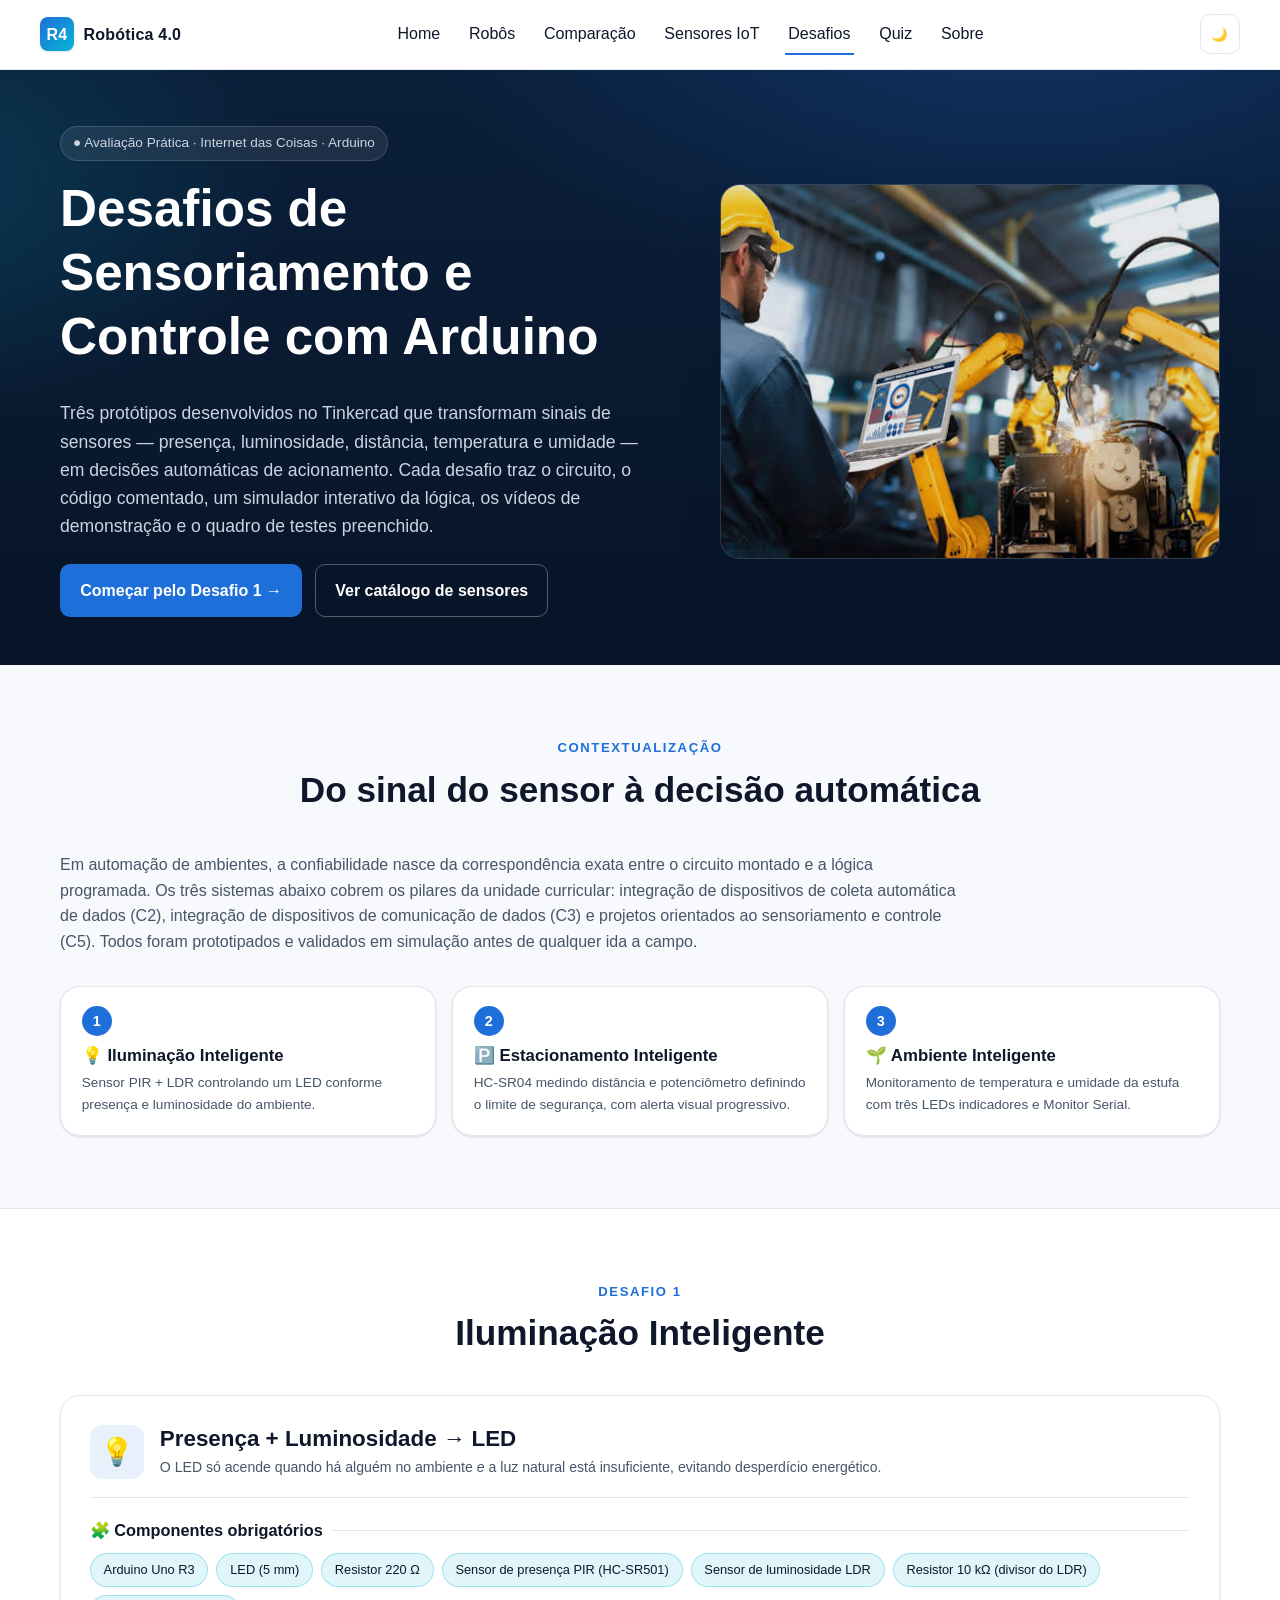
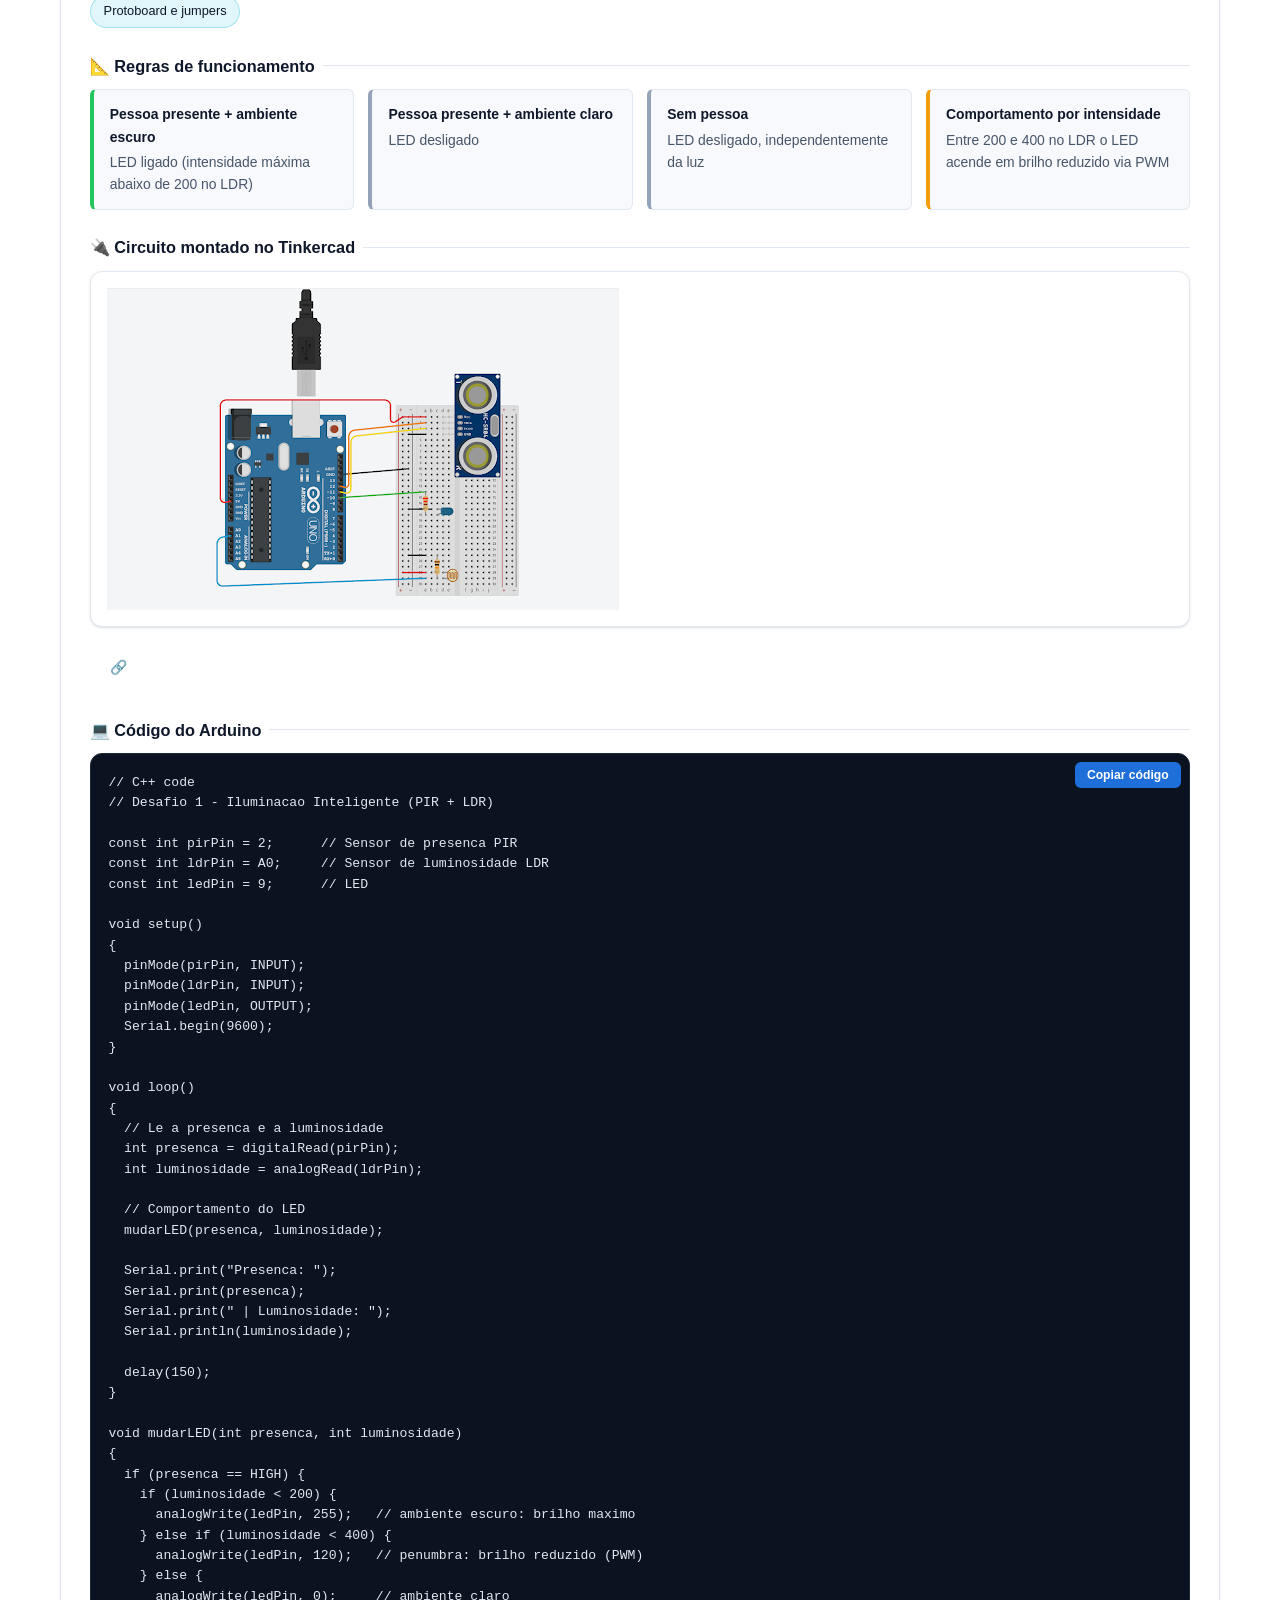
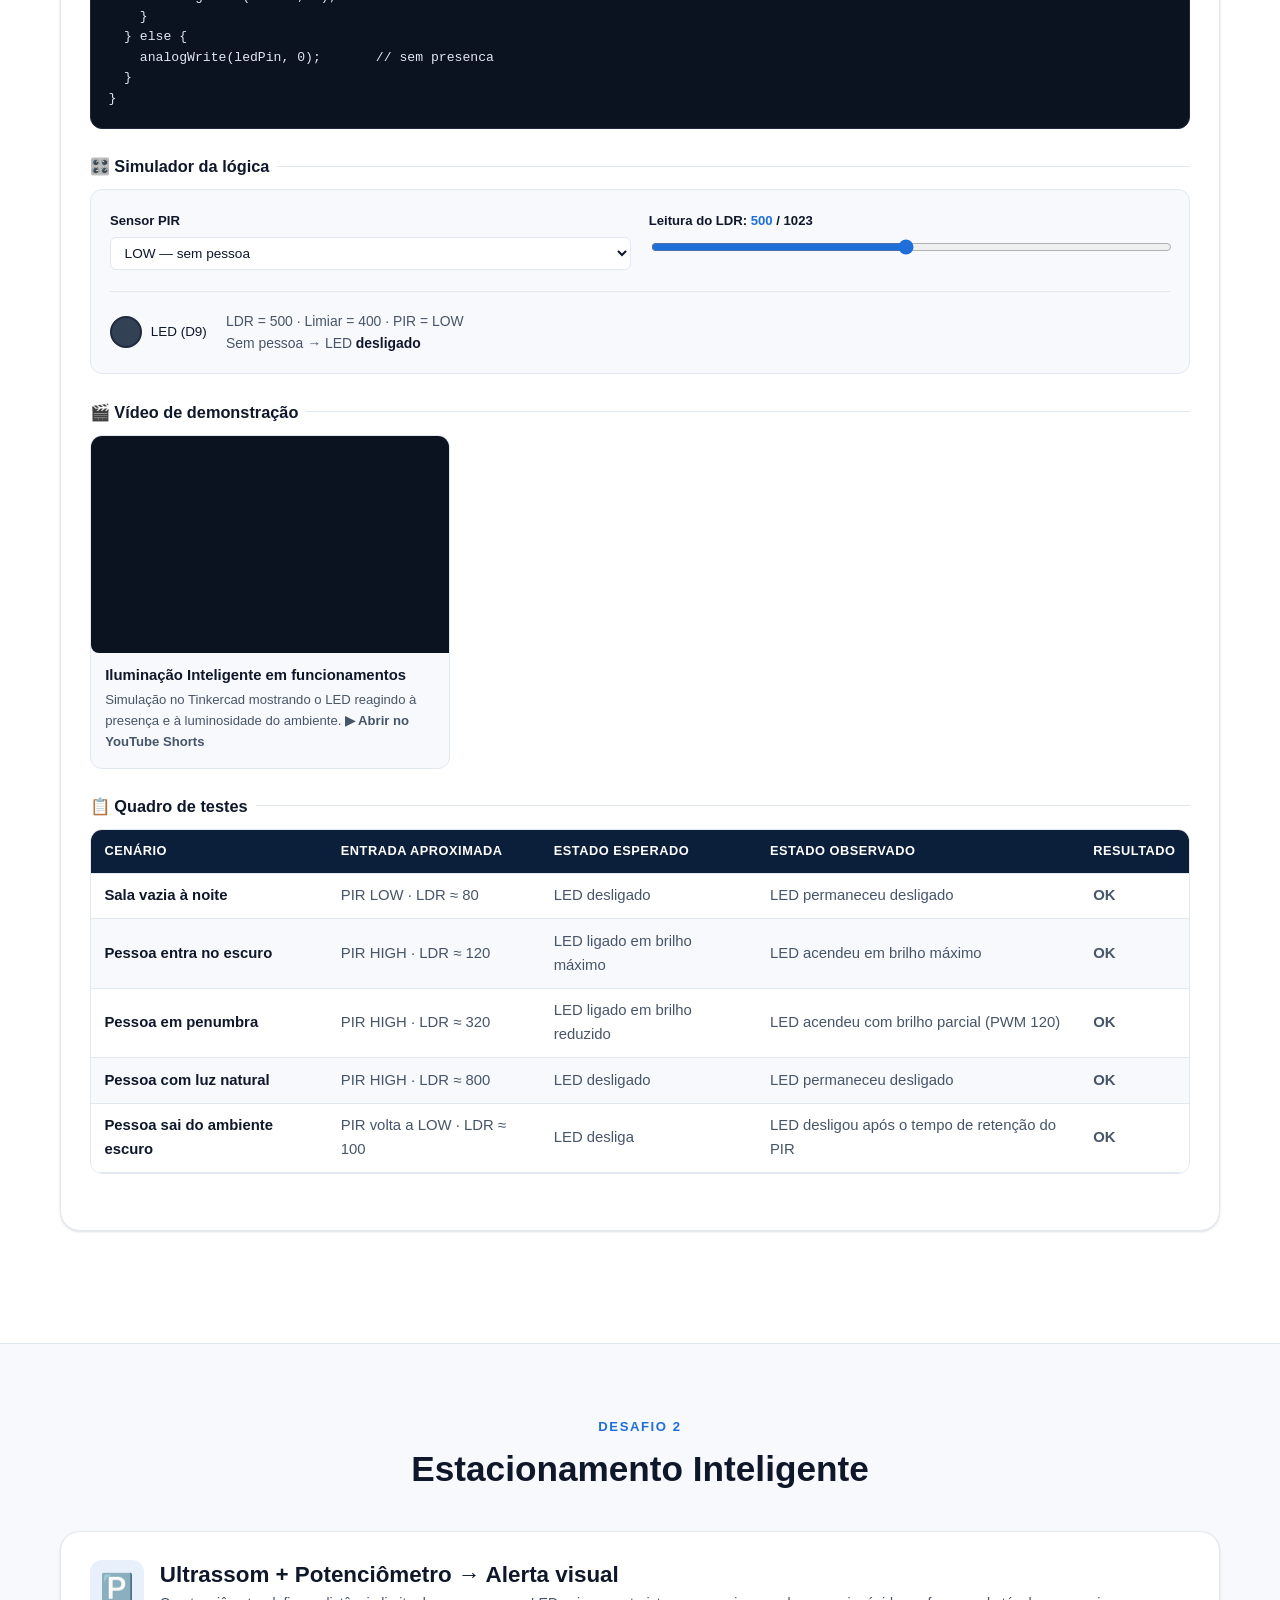
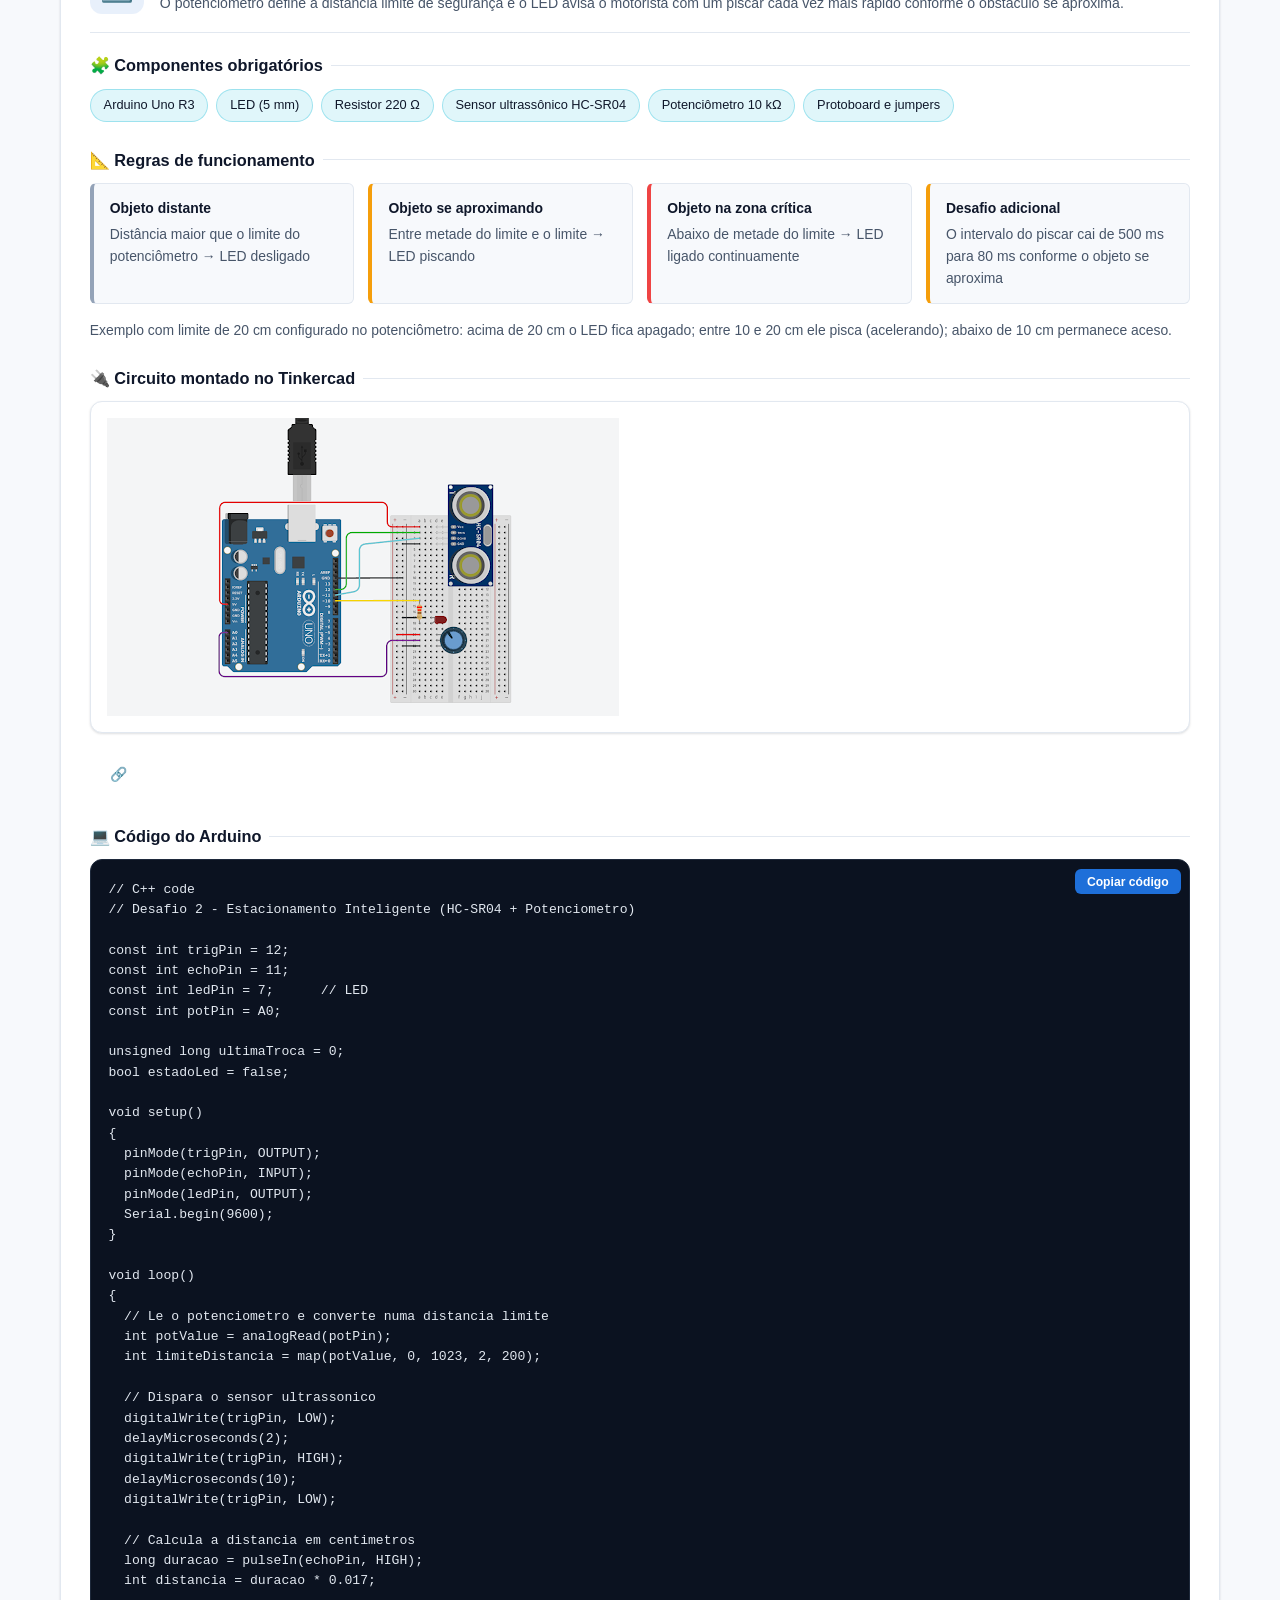
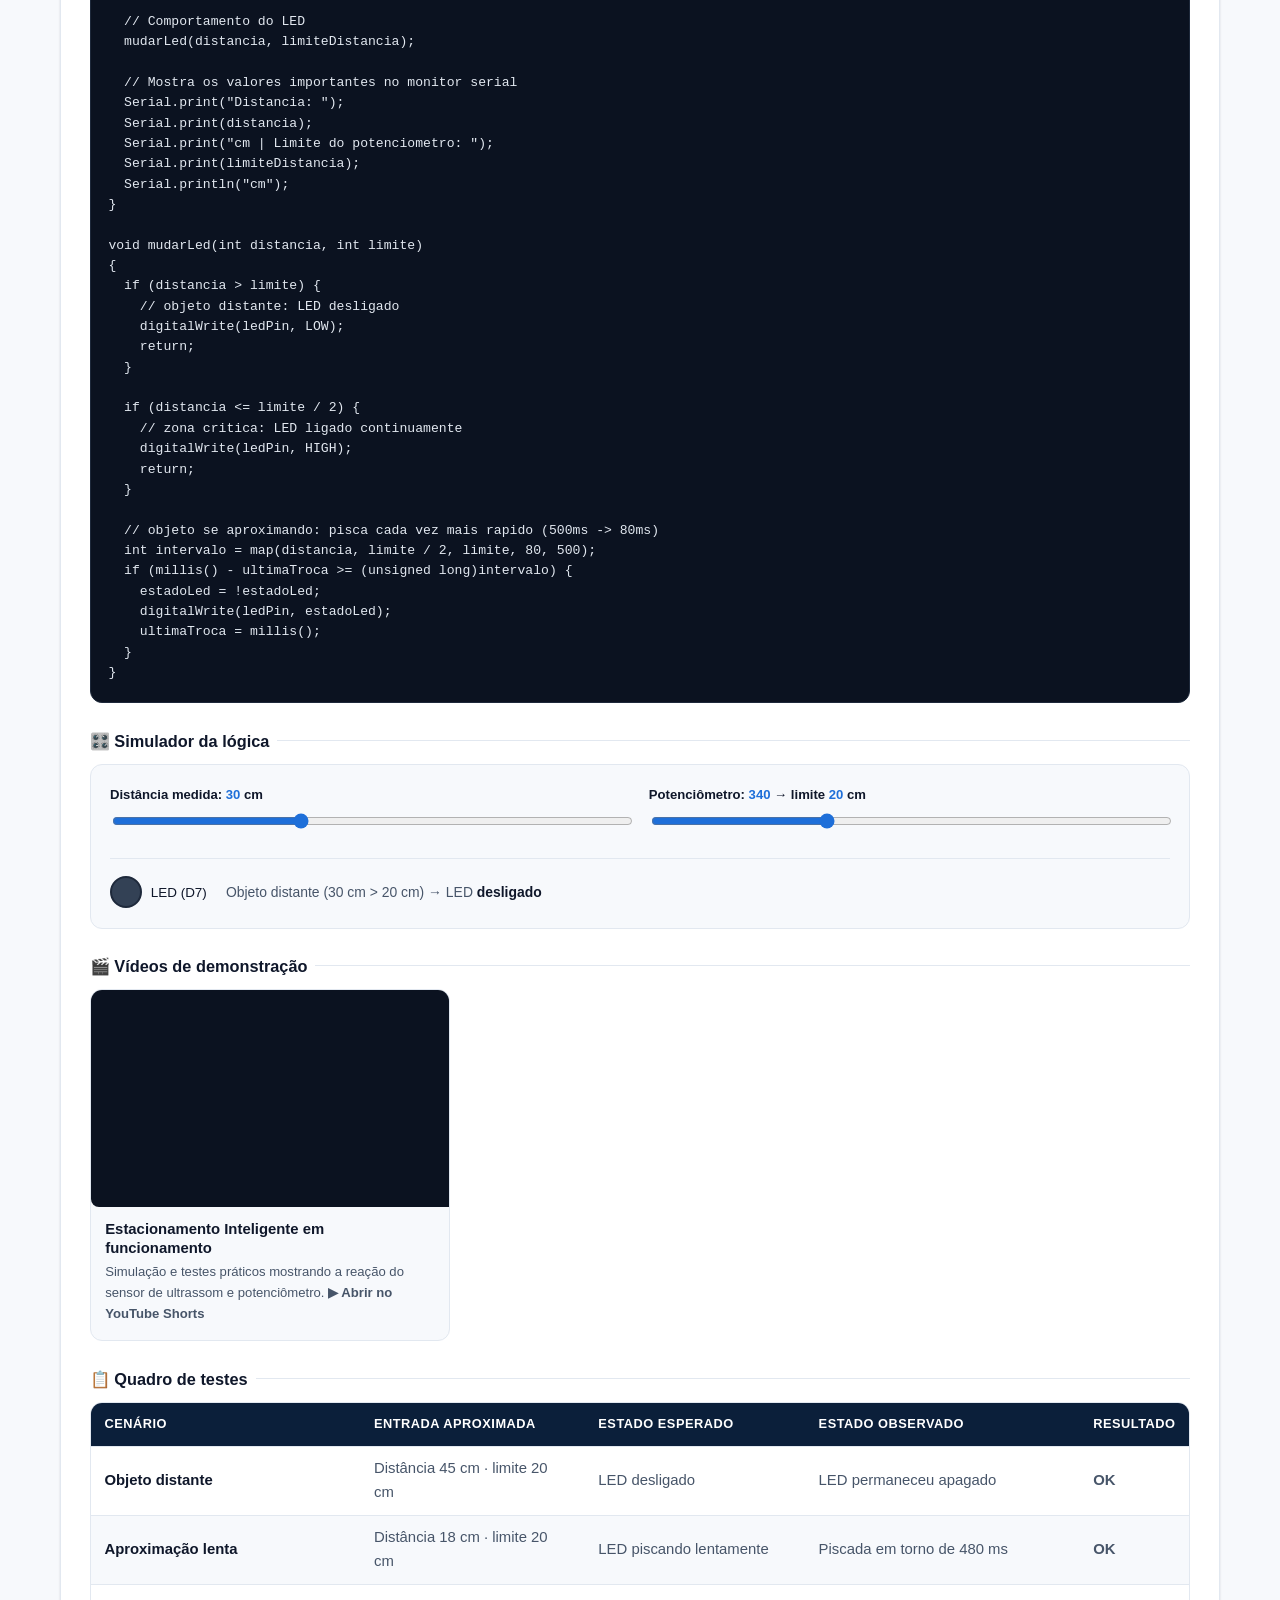
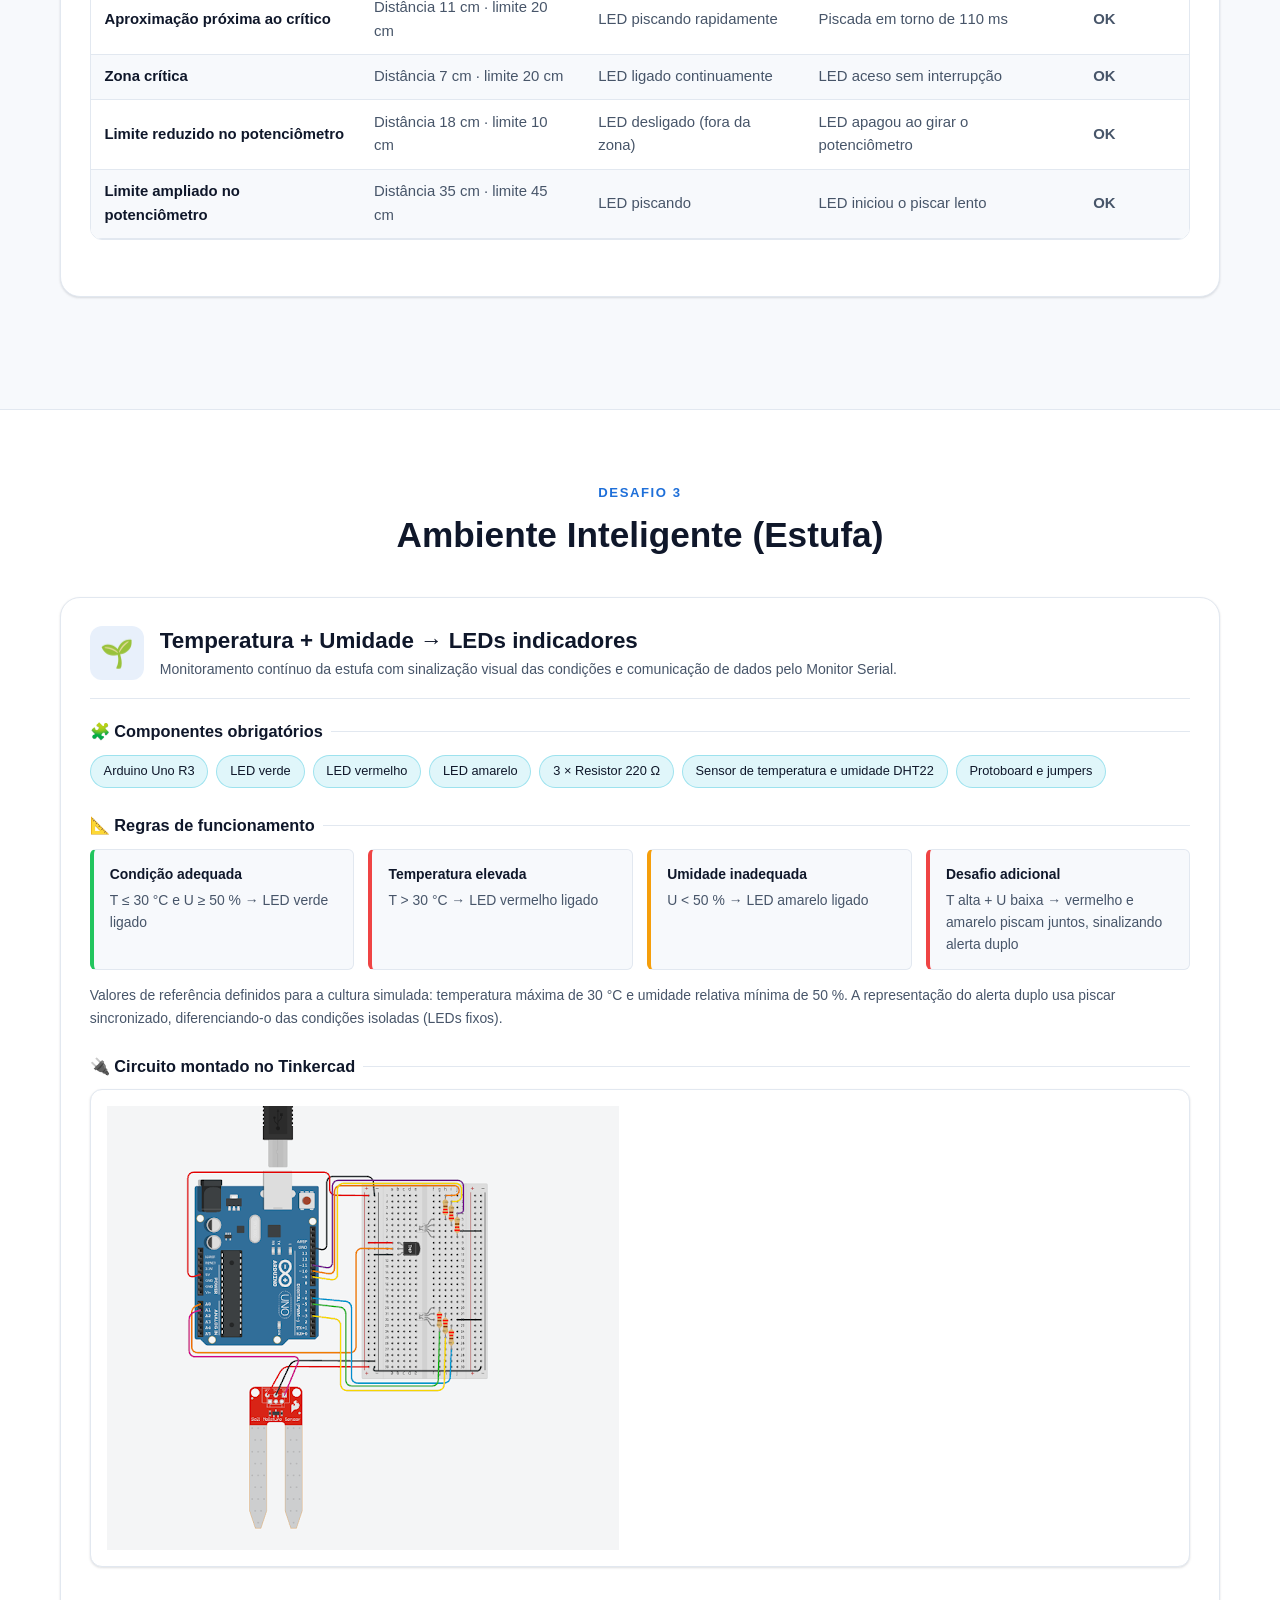
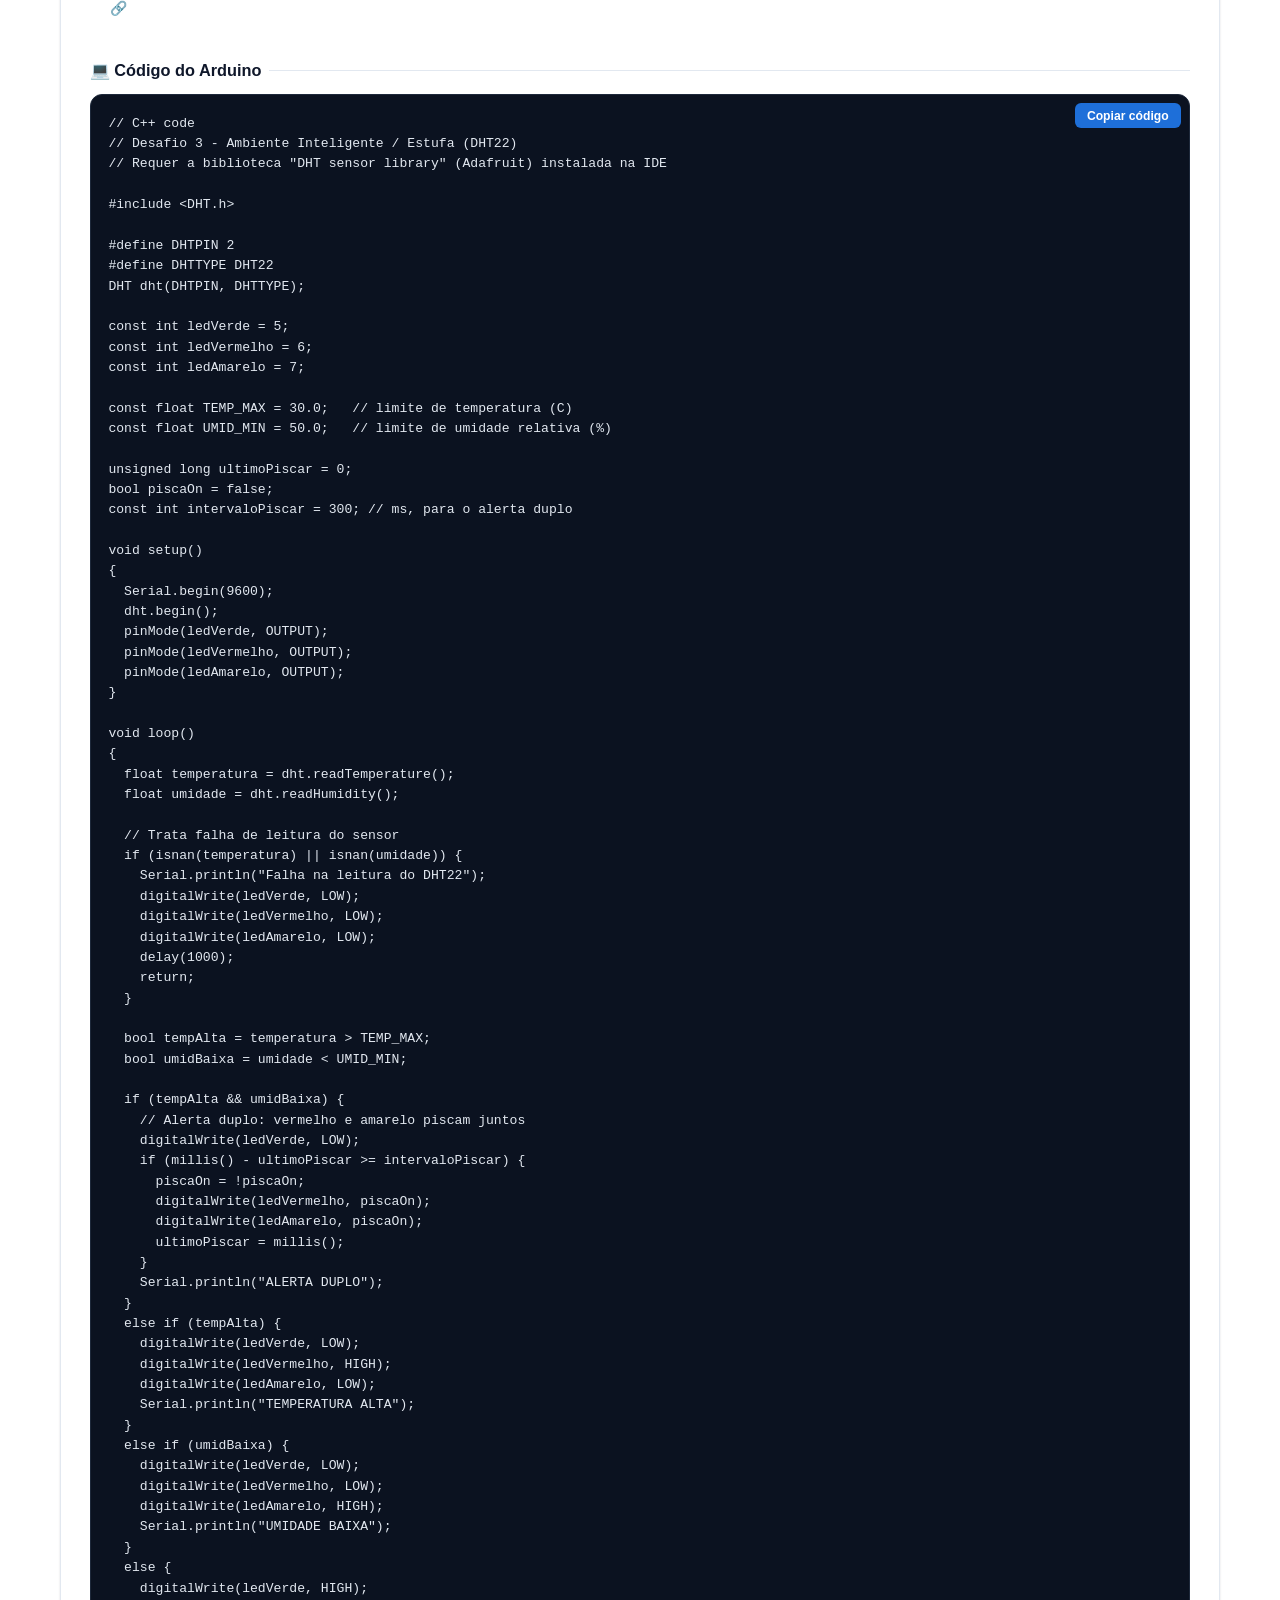
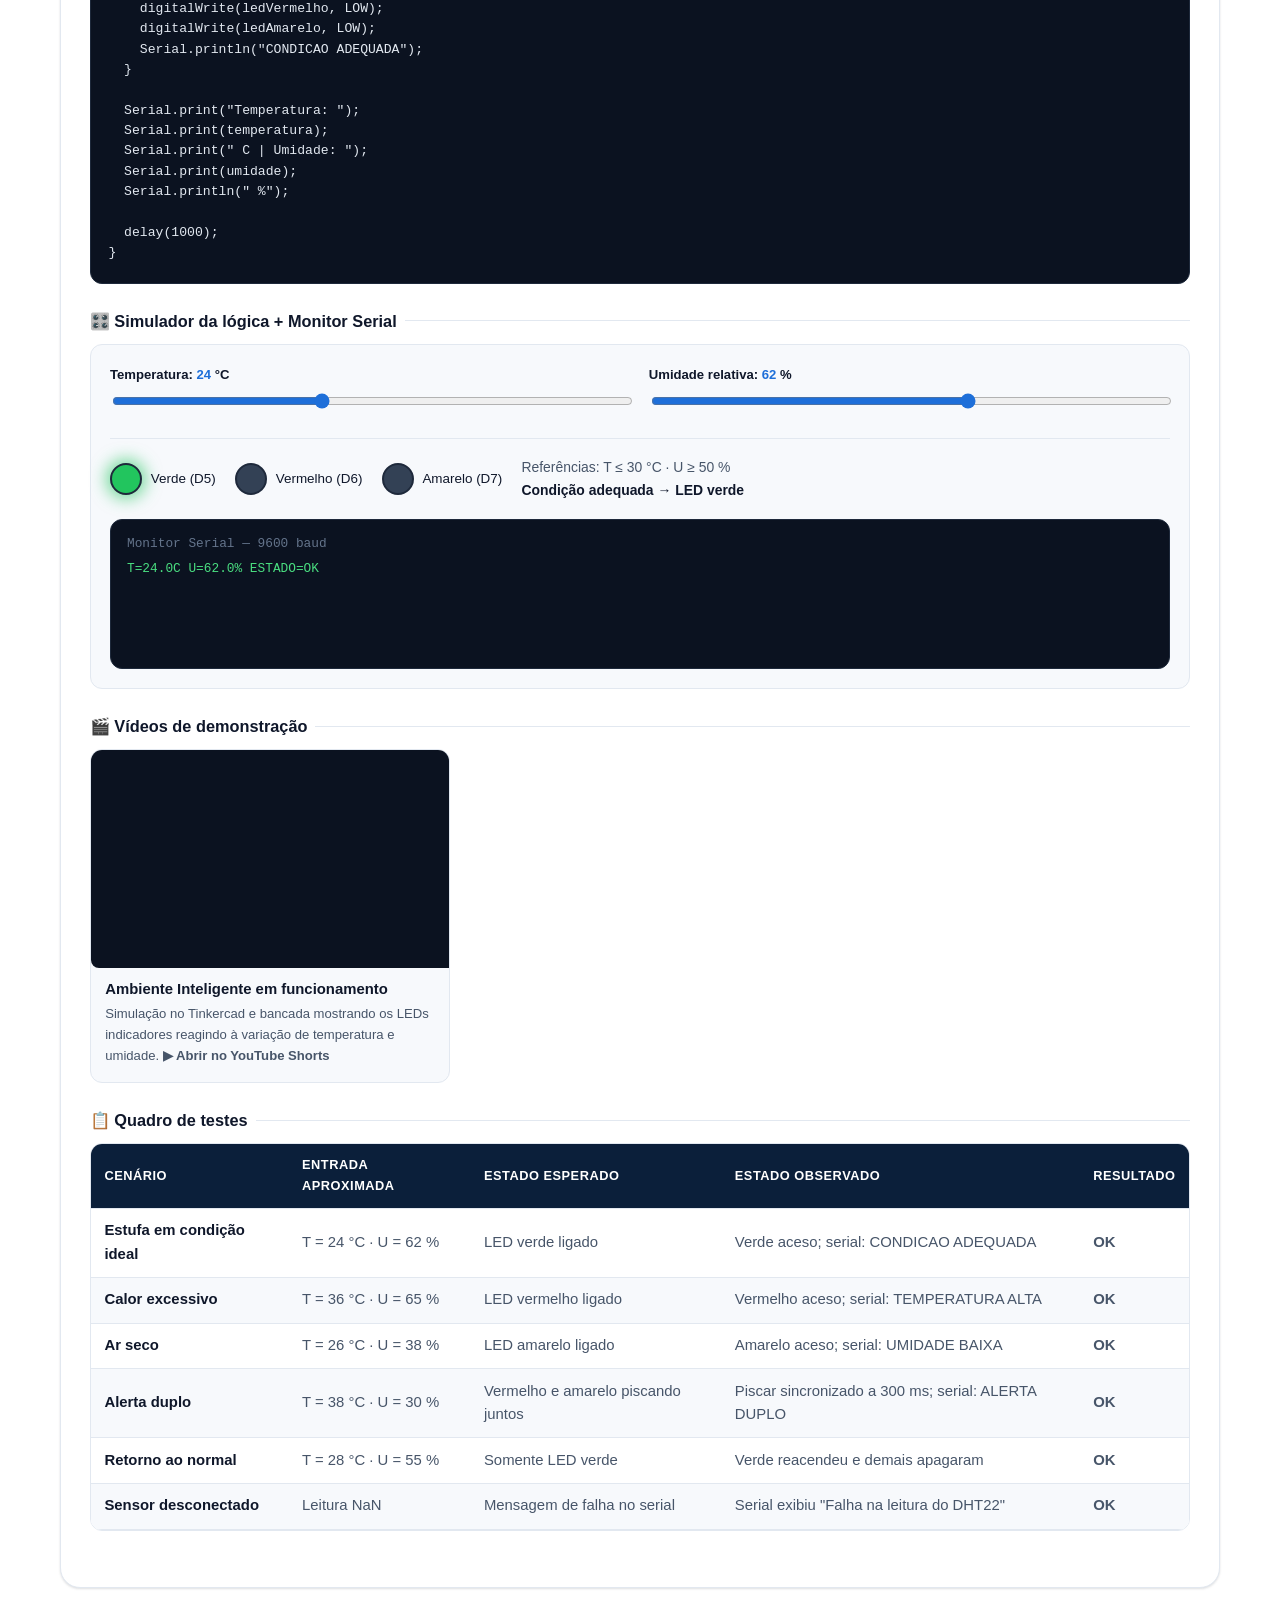
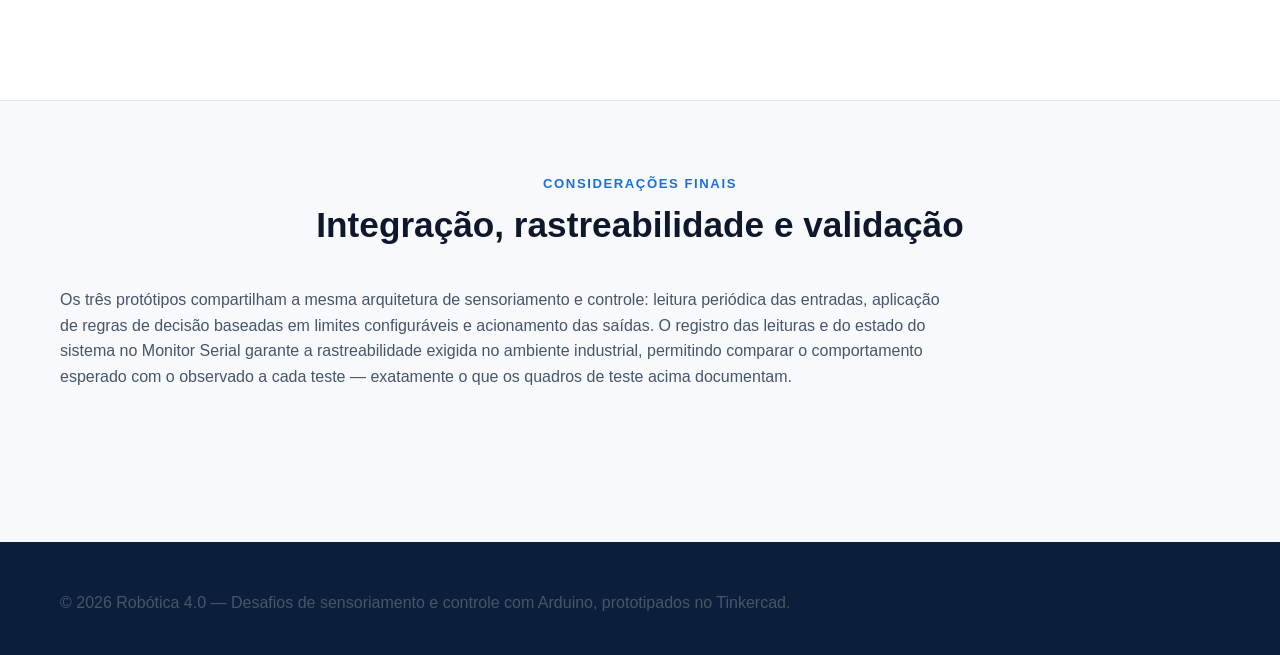
<file: desafios.html>
<!DOCTYPE html>
<html lang="pt-BR">
<head>
<meta charset="UTF-8"/>
<meta name="viewport" content="width=device-width, initial-scale=1"/>
<meta name="description" content="Avaliação Prática de Internet das Coisas: três desafios Arduino no Tinkercad — Iluminação Inteligente (PIR + LDR), Estacionamento Inteligente (HC-SR04 + potenciômetro) e Ambiente Inteligente (DHT22) com circuitos, código, simuladores, vídeos e quadros de teste."/>
<title>Desafios Arduino — Iluminação, Estacionamento e Ambiente Inteligente | Robótica 4.0</title>
<link rel="stylesheet" href="css/style.css"/>
<link rel="stylesheet" href="css/animations.css"/>
<link rel="stylesheet" href="css/responsive.css"/>
<link rel="stylesheet" href="css/desafios.css"/>
</head>
<body>

<header class="site-header">
  <div class="container nav">
    <a href="index.html" class="logo"><span class="logo-mark">R4</span> Robótica 4.0</a>
    <nav>
      <ul class="nav-menu">
        <li><a href="index.html">Home</a></li>
        <li><a href="index.html#robos">Robôs</a></li>
        <li><a href="compare.html">Comparação</a></li>
        <li><a href="sensores.html">Sensores IoT</a></li>
        <li><a href="desafios.html" class="ativo">Desafios</a></li>
        <li><a href="quiz.html">Quiz</a></li>
        <li><a href="about.html">Sobre</a></li>
      </ul>
    </nav>
    <div style="display:flex;gap:.5rem;align-items:center">
      <button class="icone-btn" id="toggle-tema" title="Alternar tema">🌙</button>
      <button class="icone-btn hamburguer" aria-label="Menu" aria-expanded="false">☰</button>
    </div>
  </div>
</header>

<!-- ============ HERO ============ -->
<section class="hero desafios-header">
  <div class="container">
    <div class="anim-fade-up">
      <span class="badge">● Avaliação Prática · Internet das Coisas · Arduino</span>
      <h1>Desafios de Sensoriamento e Controle com Arduino</h1>
      <p>Três protótipos desenvolvidos no Tinkercad que transformam sinais de sensores — presença, luminosidade, distância, temperatura e umidade — em decisões automáticas de acionamento. Cada desafio traz o circuito, o código comentado, um simulador interativo da lógica, os vídeos de demonstração e o quadro de testes preenchido.</p>
      <div class="hero-acoes">
        <a href="#desafio-1" class="btn btn-primario">Começar pelo Desafio 1 →</a>
        <a href="sensores.html" class="btn btn-secundario">Ver catálogo de sensores</a>
      </div>
    </div>
    <div class="hero-visual anim-fade-in">
      <img src="images/industrialRobo.jpg" alt="Bancada de automação industrial com sensores e controlador"/>
    </div>
  </div>
</section>

<main>

<!-- ============ CONTEXTO E ÍNDICE ============ -->
<section class="secao">
  <div class="container">
    <div class="secao-titulo"><small>Contextualização</small><h2>Do sinal do sensor à decisão automática</h2></div>
    <p style="max-width:900px">Em automação de ambientes, a confiabilidade nasce da correspondência exata entre o circuito montado e a lógica programada. Os três sistemas abaixo cobrem os pilares da unidade curricular: integração de dispositivos de coleta automática de dados (C2), integração de dispositivos de comunicação de dados (C3) e projetos orientados ao sensoriamento e controle (C5). Todos foram prototipados e validados em simulação antes de qualquer ida a campo.</p>

    <div class="desafios-indice">
      <a class="indice-card reveal" href="#desafio-1">
        <div class="indice-num">1</div>
        <h3>💡 Iluminação Inteligente</h3>
        <p>Sensor PIR + LDR controlando um LED conforme presença e luminosidade do ambiente.</p>
      </a>
      <a class="indice-card reveal" href="#desafio-2">
        <div class="indice-num">2</div>
        <h3>🅿️ Estacionamento Inteligente</h3>
        <p>HC-SR04 medindo distância e potenciômetro definindo o limite de segurança, com alerta visual progressivo.</p>
      </a>
      <a class="indice-card reveal" href="#desafio-3">
        <div class="indice-num">3</div>
        <h3>🌱 Ambiente Inteligente</h3>
        <p>Monitoramento de temperatura e umidade da estufa com três LEDs indicadores e Monitor Serial.</p>
      </a>
    </div>
  </div>
</section>

<!-- ==================================================== -->
<!-- ================== DESAFIO 1 ======================= -->
<!-- ==================================================== -->
<section class="secao secao-alt" id="desafio-1">
  <div class="container">
    <div class="secao-titulo"><small>Desafio 1</small><h2>Iluminação Inteligente</h2></div>

    <article class="desafio-card reveal">
      <div class="desafio-cabecalho">
        <div class="desafio-icone">💡</div>
        <div>
          <h2>Presença + Luminosidade → LED</h2>
          <p>O LED só acende quando há alguém no ambiente <em>e</em> a luz natural está insuficiente, evitando desperdício energético.</p>
        </div>
      </div>

      <div class="bloco">
        <h3>🧩 Componentes obrigatórios</h3>
        <div class="componentes-lista">
          <span class="componente-pill">Arduino Uno R3</span>
          <span class="componente-pill">LED (5 mm)</span>
          <span class="componente-pill">Resistor 220 Ω</span>
          <span class="componente-pill">Sensor de presença PIR (HC-SR501)</span>
          <span class="componente-pill">Sensor de luminosidade LDR</span>
          <span class="componente-pill">Resistor 10 kΩ (divisor do LDR)</span>
          <span class="componente-pill">Protoboard e jumpers</span>
        </div>
      </div>

      <div class="bloco">
        <h3>📐 Regras de funcionamento</h3>
        <div class="regras-grid">
          <div class="regra-item led-on"><strong>Pessoa presente + ambiente escuro</strong><span>LED ligado (intensidade máxima abaixo de 200 no LDR)</span></div>
          <div class="regra-item led-off"><strong>Pessoa presente + ambiente claro</strong><span>LED desligado</span></div>
          <div class="regra-item led-off"><strong>Sem pessoa</strong><span>LED desligado, independentemente da luz</span></div>
          <div class="regra-item led-blink"><strong>Comportamento por intensidade</strong><span>Entre 200 e 400 no LDR o LED acende em brilho reduzido via PWM</span></div>
        </div>
      </div>

      <div class="bloco">
        <h3>🔌 Circuito montado no Tinkercad</h3>
        <div class="circuito-wrap">
          <img src="./images/desafio1.png" alt="Circuito do Desafio 1 montado no Tinkercad: Arduino Uno, sensor PIR, LDR e LED"/>
        </div>
        <a class="tinkercad-link btn btn-secundario" href="#" target="_blank" rel="noopener">🔗 Abrir circuito no Tinkercad</a>
      </div>

      <div class="bloco">
        <h3>💻 Código do Arduino</h3>
        <div class="codigo-caixa">
          <button class="btn-copiar-cod" data-alvo="cod-d1">Copiar código</button>
<pre id="cod-d1">// C++ code
// Desafio 1 - Iluminacao Inteligente (PIR + LDR)

const int pirPin = 2;      // Sensor de presenca PIR
const int ldrPin = A0;     // Sensor de luminosidade LDR
const int ledPin = 9;      // LED

void setup()
{
  pinMode(pirPin, INPUT);
  pinMode(ldrPin, INPUT);
  pinMode(ledPin, OUTPUT);
  Serial.begin(9600);
}

void loop()
{
  // Le a presenca e a luminosidade
  int presenca = digitalRead(pirPin);
  int luminosidade = analogRead(ldrPin);

  // Comportamento do LED
  mudarLED(presenca, luminosidade);

  Serial.print("Presenca: ");
  Serial.print(presenca);
  Serial.print(" | Luminosidade: ");
  Serial.println(luminosidade);

  delay(150);
}

void mudarLED(int presenca, int luminosidade)
{
  if (presenca == HIGH) {
    if (luminosidade < 200) {
      analogWrite(ledPin, 255);   // ambiente escuro: brilho maximo
    } else if (luminosidade < 400) {
      analogWrite(ledPin, 120);   // penumbra: brilho reduzido (PWM)
    } else {
      analogWrite(ledPin, 0);     // ambiente claro
    }
  } else {
    analogWrite(ledPin, 0);       // sem presenca
  }
}</pre>
        </div>
      </div>

      <div class="bloco">
        <h3>🎛️ Simulador da lógica</h3>
        <div class="simulador">
          <div class="sim-controles">
            <div class="sim-controle">
              <label for="d1-presenca">Sensor PIR</label>
              <select id="d1-presenca">
                <option value="0">LOW — sem pessoa</option>
                <option value="1">HIGH — pessoa detectada</option>
              </select>
            </div>
            <div class="sim-controle">
              <label for="d1-luz">Leitura do LDR: <span id="d1-luz-val">500</span> / 1023</label>
              <input type="range" id="d1-luz" min="0" max="1023" value="500"/>
            </div>
          </div>
          <div class="sim-saida">
            <div class="led-grupo"><span class="led" id="d1-led"></span> LED (D9)</div>
            <div class="sim-msg" id="d1-msg"></div>
          </div>
        </div>
      </div>

      <div class="bloco">
        <h3>🎬 Vídeo de demonstração</h3>
        <div class="videos-grid">
          <div class="video-item">
            <div class="video-frame" style="position:relative;padding-bottom:56.25%;height:0;overflow:hidden;border-radius:8px;">
              <iframe src="https://www.youtube.com/embed/92SsBw7lOro" title="Desafio 1 - Iluminação Inteligente" allow="accelerometer; autoplay; clipboard-write; encrypted-media; gyroscope; picture-in-picture; web-share" referrerpolicy="strict-origin-when-cross-origin" allowfullscreen style="position:absolute;top:0;left:0;width:100%;height:100%;border:0;"></iframe>
            </div>
            <div class="video-info">
              <h4>Iluminação Inteligente em funcionamentos</h4>
              <p>Simulação no Tinkercad mostrando o LED reagindo à presença e à luminosidade do ambiente. <a href="https://youtube.com/shorts/92SsBw7lOro" target="_blank" rel="noopener" style="color:var(--cor-primaria);font-weight:600;">▶ Abrir no YouTube Shorts</a></p>
            </div>
          </div>
        </div>
      </div>

      <div class="bloco">
        <h3>📋 Quadro de testes</h3>
        <div class="tabela-testes-wrap">
          <table class="tabela-testes">
            <thead>
              <tr><th>Cenário</th><th>Entrada aproximada</th><th>Estado esperado</th><th>Estado observado</th><th>Resultado</th></tr>
            </thead>
            <tbody>
              <tr><td>Sala vazia à noite</td><td>PIR LOW · LDR ≈ 80</td><td>LED desligado</td><td>LED permaneceu desligado</td><td class="status-ok">OK</td></tr>
              <tr><td>Pessoa entra no escuro</td><td>PIR HIGH · LDR ≈ 120</td><td>LED ligado em brilho máximo</td><td>LED acendeu em brilho máximo</td><td class="status-ok">OK</td></tr>
              <tr><td>Pessoa em penumbra</td><td>PIR HIGH · LDR ≈ 320</td><td>LED ligado em brilho reduzido</td><td>LED acendeu com brilho parcial (PWM 120)</td><td class="status-ok">OK</td></tr>
              <tr><td>Pessoa com luz natural</td><td>PIR HIGH · LDR ≈ 800</td><td>LED desligado</td><td>LED permaneceu desligado</td><td class="status-ok">OK</td></tr>
              <tr><td>Pessoa sai do ambiente escuro</td><td>PIR volta a LOW · LDR ≈ 100</td><td>LED desliga</td><td>LED desligou após o tempo de retenção do PIR</td><td class="status-ok">OK</td></tr>
            </tbody>
          </table>
        </div>
      </div>
    </article>
  </div>
</section>

<!-- ==================================================== -->
<!-- ================== DESAFIO 2 ======================= -->
<!-- ==================================================== -->
<section class="secao" id="desafio-2">
  <div class="container">
    <div class="secao-titulo"><small>Desafio 2</small><h2>Estacionamento Inteligente</h2></div>

    <article class="desafio-card reveal">
      <div class="desafio-cabecalho">
        <div class="desafio-icone">🅿️</div>
        <div>
          <h2>Ultrassom + Potenciômetro → Alerta visual</h2>
          <p>O potenciômetro define a distância limite de segurança e o LED avisa o motorista com um piscar cada vez mais rápido conforme o obstáculo se aproxima.</p>
        </div>
      </div>

      <div class="bloco">
        <h3>🧩 Componentes obrigatórios</h3>
        <div class="componentes-lista">
          <span class="componente-pill">Arduino Uno R3</span>
          <span class="componente-pill">LED (5 mm)</span>
          <span class="componente-pill">Resistor 220 Ω</span>
          <span class="componente-pill">Sensor ultrassônico HC-SR04</span>
          <span class="componente-pill">Potenciômetro 10 kΩ</span>
          <span class="componente-pill">Protoboard e jumpers</span>
        </div>
      </div>

      <div class="bloco">
        <h3>📐 Regras de funcionamento</h3>
        <div class="regras-grid">
          <div class="regra-item led-off"><strong>Objeto distante</strong><span>Distância maior que o limite do potenciômetro → LED desligado</span></div>
          <div class="regra-item led-blink"><strong>Objeto se aproximando</strong><span>Entre metade do limite e o limite → LED piscando</span></div>
          <div class="regra-item led-red"><strong>Objeto na zona crítica</strong><span>Abaixo de metade do limite → LED ligado continuamente</span></div>
          <div class="regra-item led-blink"><strong>Desafio adicional</strong><span>O intervalo do piscar cai de 500 ms para 80 ms conforme o objeto se aproxima</span></div>
        </div>
        <p style="font-size:.87rem;color:var(--texto-suave);margin-top:.9rem">Exemplo com limite de 20 cm configurado no potenciômetro: acima de 20 cm o LED fica apagado; entre 10 e 20 cm ele pisca (acelerando); abaixo de 10 cm permanece aceso.</p>
      </div>

      <div class="bloco">
        <h3>🔌 Circuito montado no Tinkercad</h3>
        <div class="circuito-wrap">
          <img src="./images/desafio2.png" alt="Circuito do Desafio 2 montado no Tinkercad: Arduino Uno, sensor ultrassônico HC-SR04, potenciômetro e LED"/>
        </div>
        <a class="tinkercad-link btn btn-secundario" href="#" target="_blank" rel="noopener">🔗 Abrir circuito no Tinkercad</a>
      </div>

      <div class="bloco">
        <h3>💻 Código do Arduino</h3>
        <div class="codigo-caixa">
          <button class="btn-copiar-cod" data-alvo="cod-d2">Copiar código</button>
<pre id="cod-d2">// C++ code
// Desafio 2 - Estacionamento Inteligente (HC-SR04 + Potenciometro)

const int trigPin = 12;
const int echoPin = 11;
const int ledPin = 7;      // LED
const int potPin = A0;

unsigned long ultimaTroca = 0;
bool estadoLed = false;

void setup()
{
  pinMode(trigPin, OUTPUT);
  pinMode(echoPin, INPUT);
  pinMode(ledPin, OUTPUT);
  Serial.begin(9600);
}

void loop()
{
  // Le o potenciometro e converte numa distancia limite
  int potValue = analogRead(potPin);
  int limiteDistancia = map(potValue, 0, 1023, 2, 200);

  // Dispara o sensor ultrassonico
  digitalWrite(trigPin, LOW);
  delayMicroseconds(2);
  digitalWrite(trigPin, HIGH);
  delayMicroseconds(10);
  digitalWrite(trigPin, LOW);

  // Calcula a distancia em centimetros
  long duracao = pulseIn(echoPin, HIGH);
  int distancia = duracao * 0.017;

  // Comportamento do LED
  mudarLed(distancia, limiteDistancia);

  // Mostra os valores importantes no monitor serial
  Serial.print("Distancia: ");
  Serial.print(distancia);
  Serial.print("cm | Limite do potenciometro: ");
  Serial.print(limiteDistancia);
  Serial.println("cm");
}

void mudarLed(int distancia, int limite)
{
  if (distancia > limite) {
    // objeto distante: LED desligado
    digitalWrite(ledPin, LOW);
    return;
  }

  if (distancia <= limite / 2) {
    // zona critica: LED ligado continuamente
    digitalWrite(ledPin, HIGH);
    return;
  }

  // objeto se aproximando: pisca cada vez mais rapido (500ms -> 80ms)
  int intervalo = map(distancia, limite / 2, limite, 80, 500);
  if (millis() - ultimaTroca >= (unsigned long)intervalo) {
    estadoLed = !estadoLed;
    digitalWrite(ledPin, estadoLed);
    ultimaTroca = millis();
  }
}</pre>
        </div>
      </div>

      <div class="bloco">
        <h3>🎛️ Simulador da lógica</h3>
        <div class="simulador">
          <div class="sim-controles">
            <div class="sim-controle">
              <label for="d2-distancia">Distância medida: <span id="d2-distancia-val">30</span> cm</label>
              <input type="range" id="d2-distancia" min="2" max="80" value="30"/>
            </div>
            <div class="sim-controle">
              <label for="d2-pot">Potenciômetro: <span id="d2-pot-val">340</span> → limite <span id="d2-limite-val">20</span> cm</label>
              <input type="range" id="d2-pot" min="0" max="1023" value="340"/>
            </div>
          </div>
          <div class="sim-saida">
            <div class="led-grupo"><span class="led" id="d2-led"></span> LED (D7)</div>
            <div class="sim-msg" id="d2-msg"></div>
          </div>
        </div>
      </div>

      <div class="bloco">
        <h3>🎬 Vídeos de demonstração</h3>
        <div class="videos-grid">
          <div class="video-item">
            <div class="video-frame" style="position:relative;padding-bottom:56.25%;height:0;overflow:hidden;border-radius:8px;">
              <iframe src="https://www.youtube.com/embed/MvFgOhmP-0k" title="Desafio 2 - Estacionamento Inteligente" allow="accelerometer; autoplay; clipboard-write; encrypted-media; gyroscope; picture-in-picture; web-share" referrerpolicy="strict-origin-when-cross-origin" allowfullscreen style="position:absolute;top:0;left:0;width:100%;height:100%;border:0;"></iframe>
            </div>
            <div class="video-info">
              <h4>Estacionamento Inteligente em funcionamento</h4>
              <p>Simulação e testes práticos mostrando a reação do sensor de ultrassom e potenciômetro. <a href="https://youtube.com/shorts/MvFgOhmP-0k" target="_blank" rel="noopener" style="color:var(--cor-primaria);font-weight:600;">▶ Abrir no YouTube Shorts</a></p>
            </div>
          </div>
        </div>
      </div>

      <div class="bloco">
        <h3>📋 Quadro de testes</h3>
        <div class="tabela-testes-wrap">
          <table class="tabela-testes">
            <thead>
              <tr><th>Cenário</th><th>Entrada aproximada</th><th>Estado esperado</th><th>Estado observado</th><th>Resultado</th></tr>
            </thead>
            <tbody>
              <tr><td>Objeto distante</td><td>Distância 45 cm · limite 20 cm</td><td>LED desligado</td><td>LED permaneceu apagado</td><td class="status-ok">OK</td></tr>
              <tr><td>Aproximação lenta</td><td>Distância 18 cm · limite 20 cm</td><td>LED piscando lentamente</td><td>Piscada em torno de 480 ms</td><td class="status-ok">OK</td></tr>
              <tr><td>Aproximação próxima ao crítico</td><td>Distância 11 cm · limite 20 cm</td><td>LED piscando rapidamente</td><td>Piscada em torno de 110 ms</td><td class="status-ok">OK</td></tr>
              <tr><td>Zona crítica</td><td>Distância 7 cm · limite 20 cm</td><td>LED ligado continuamente</td><td>LED aceso sem interrupção</td><td class="status-ok">OK</td></tr>
              <tr><td>Limite reduzido no potenciômetro</td><td>Distância 18 cm · limite 10 cm</td><td>LED desligado (fora da zona)</td><td>LED apagou ao girar o potenciômetro</td><td class="status-ok">OK</td></tr>
              <tr><td>Limite ampliado no potenciômetro</td><td>Distância 35 cm · limite 45 cm</td><td>LED piscando</td><td>LED iniciou o piscar lento</td><td class="status-ok">OK</td></tr>
            </tbody>
          </table>
        </div>
      </div>
    </article>
  </div>
</section>

<!-- ==================================================== -->
<!-- ================== DESAFIO 3 ======================= -->
<!-- ==================================================== -->
<section class="secao secao-alt" id="desafio-3">
  <div class="container">
    <div class="secao-titulo"><small>Desafio 3</small><h2>Ambiente Inteligente (Estufa)</h2></div>

    <article class="desafio-card reveal">
      <div class="desafio-cabecalho">
        <div class="desafio-icone">🌱</div>
        <div>
          <h2>Temperatura + Umidade → LEDs indicadores</h2>
          <p>Monitoramento contínuo da estufa com sinalização visual das condições e comunicação de dados pelo Monitor Serial.</p>
        </div>
      </div>

      <div class="bloco">
        <h3>🧩 Componentes obrigatórios</h3>
        <div class="componentes-lista">
          <span class="componente-pill">Arduino Uno R3</span>
          <span class="componente-pill">LED verde</span>
          <span class="componente-pill">LED vermelho</span>
          <span class="componente-pill">LED amarelo</span>
          <span class="componente-pill">3 × Resistor 220 Ω</span>
          <span class="componente-pill">Sensor de temperatura e umidade DHT22</span>
          <span class="componente-pill">Protoboard e jumpers</span>
        </div>
      </div>

      <div class="bloco">
        <h3>📐 Regras de funcionamento</h3>
        <div class="regras-grid">
          <div class="regra-item led-on"><strong>Condição adequada</strong><span>T ≤ 30 °C e U ≥ 50 % → LED verde ligado</span></div>
          <div class="regra-item led-red"><strong>Temperatura elevada</strong><span>T &gt; 30 °C → LED vermelho ligado</span></div>
          <div class="regra-item led-blink"><strong>Umidade inadequada</strong><span>U &lt; 50 % → LED amarelo ligado</span></div>
          <div class="regra-item led-red"><strong>Desafio adicional</strong><span>T alta + U baixa → vermelho e amarelo piscam juntos, sinalizando alerta duplo</span></div>
        </div>
        <p style="font-size:.87rem;color:var(--texto-suave);margin-top:.9rem">Valores de referência definidos para a cultura simulada: temperatura máxima de 30 °C e umidade relativa mínima de 50 %. A representação do alerta duplo usa piscar sincronizado, diferenciando-o das condições isoladas (LEDs fixos).</p>
      </div>

      <div class="bloco">
        <h3>🔌 Circuito montado no Tinkercad</h3>
        <div class="circuito-wrap">
          <img src="./images/desafio3.png" alt="Circuito do Desafio 3 montado no Tinkercad: Arduino Uno, sensor DHT22 e três LEDs indicadores"/>
        </div>
        <a class="tinkercad-link btn btn-secundario" href="#" target="_blank" rel="noopener">🔗 Abrir circuito no Tinkercad</a>
      </div>

      <div class="bloco">
        <h3>💻 Código do Arduino</h3>
        <div class="codigo-caixa">
          <button class="btn-copiar-cod" data-alvo="cod-d3">Copiar código</button>
<pre id="cod-d3">// C++ code
// Desafio 3 - Ambiente Inteligente / Estufa (DHT22)
// Requer a biblioteca "DHT sensor library" (Adafruit) instalada na IDE

#include &lt;DHT.h&gt;

#define DHTPIN 2
#define DHTTYPE DHT22
DHT dht(DHTPIN, DHTTYPE);

const int ledVerde = 5;
const int ledVermelho = 6;
const int ledAmarelo = 7;

const float TEMP_MAX = 30.0;   // limite de temperatura (C)
const float UMID_MIN = 50.0;   // limite de umidade relativa (%)

unsigned long ultimoPiscar = 0;
bool piscaOn = false;
const int intervaloPiscar = 300; // ms, para o alerta duplo

void setup()
{
  Serial.begin(9600);
  dht.begin();
  pinMode(ledVerde, OUTPUT);
  pinMode(ledVermelho, OUTPUT);
  pinMode(ledAmarelo, OUTPUT);
}

void loop()
{
  float temperatura = dht.readTemperature();
  float umidade = dht.readHumidity();

  // Trata falha de leitura do sensor
  if (isnan(temperatura) || isnan(umidade)) {
    Serial.println("Falha na leitura do DHT22");
    digitalWrite(ledVerde, LOW);
    digitalWrite(ledVermelho, LOW);
    digitalWrite(ledAmarelo, LOW);
    delay(1000);
    return;
  }

  bool tempAlta = temperatura > TEMP_MAX;
  bool umidBaixa = umidade < UMID_MIN;

  if (tempAlta && umidBaixa) {
    // Alerta duplo: vermelho e amarelo piscam juntos
    digitalWrite(ledVerde, LOW);
    if (millis() - ultimoPiscar >= intervaloPiscar) {
      piscaOn = !piscaOn;
      digitalWrite(ledVermelho, piscaOn);
      digitalWrite(ledAmarelo, piscaOn);
      ultimoPiscar = millis();
    }
    Serial.println("ALERTA DUPLO");
  }
  else if (tempAlta) {
    digitalWrite(ledVerde, LOW);
    digitalWrite(ledVermelho, HIGH);
    digitalWrite(ledAmarelo, LOW);
    Serial.println("TEMPERATURA ALTA");
  }
  else if (umidBaixa) {
    digitalWrite(ledVerde, LOW);
    digitalWrite(ledVermelho, LOW);
    digitalWrite(ledAmarelo, HIGH);
    Serial.println("UMIDADE BAIXA");
  }
  else {
    digitalWrite(ledVerde, HIGH);
    digitalWrite(ledVermelho, LOW);
    digitalWrite(ledAmarelo, LOW);
    Serial.println("CONDICAO ADEQUADA");
  }

  Serial.print("Temperatura: ");
  Serial.print(temperatura);
  Serial.print(" C | Umidade: ");
  Serial.print(umidade);
  Serial.println(" %");

  delay(1000);
}</pre>
        </div>
      </div>

      <div class="bloco">
        <h3>🎛️ Simulador da lógica + Monitor Serial</h3>
        <div class="simulador">
          <div class="sim-controles">
            <div class="sim-controle">
              <label for="d3-temp">Temperatura: <span id="d3-temp-val">24</span> °C</label>
              <input type="range" id="d3-temp" min="10" max="45" step="1" value="24"/>
            </div>
            <div class="sim-controle">
              <label for="d3-umid">Umidade relativa: <span id="d3-umid-val">62</span> %</label>
              <input type="range" id="d3-umid" min="10" max="95" step="1" value="62"/>
            </div>
          </div>
          <div class="sim-saida">
            <div class="led-grupo"><span class="led" id="d3-led-verde"></span> Verde (D5)</div>
            <div class="led-grupo"><span class="led" id="d3-led-vermelho"></span> Vermelho (D6)</div>
            <div class="led-grupo"><span class="led" id="d3-led-amarelo"></span> Amarelo (D7)</div>
            <div class="sim-msg" id="d3-msg"></div>
          </div>
          <div class="serial-monitor" id="d3-serial">
            <div class="serial-titulo">Monitor Serial — 9600 baud</div>
          </div>
        </div>
      </div>

      <div class="bloco">
        <h3>🎬 Vídeos de demonstração</h3>
        <div class="videos-grid">
          <div class="video-item">
            <div class="video-frame" style="position:relative;padding-bottom:56.25%;height:0;overflow:hidden;border-radius:8px;">
              <iframe src="https://www.youtube.com/embed/1XGZHVvOQg8" title="Desafio 3 - Ambiente Inteligente" allow="accelerometer; autoplay; clipboard-write; encrypted-media; gyroscope; picture-in-picture; web-share" referrerpolicy="strict-origin-when-cross-origin" allowfullscreen style="position:absolute;top:0;left:0;width:100%;height:100%;border:0;"></iframe>
            </div>
            <div class="video-info">
              <h4>Ambiente Inteligente em funcionamento</h4>
              <p>Simulação no Tinkercad e bancada mostrando os LEDs indicadores reagindo à variação de temperatura e umidade. <a href="https://youtube.com/shorts/1XGZHVvOQg8" target="_blank" rel="noopener" style="color:var(--cor-primaria);font-weight:600;">▶ Abrir no YouTube Shorts</a></p>
            </div>
          </div>
        </div>
      </div>

      <div class="bloco">
        <h3>📋 Quadro de testes</h3>
        <div class="tabela-testes-wrap">
          <table class="tabela-testes">
            <thead>
              <tr><th>Cenário</th><th>Entrada aproximada</th><th>Estado esperado</th><th>Estado observado</th><th>Resultado</th></tr>
            </thead>
            <tbody>
              <tr><td>Estufa em condição ideal</td><td>T = 24 °C · U = 62 %</td><td>LED verde ligado</td><td>Verde aceso; serial: CONDICAO ADEQUADA</td><td class="status-ok">OK</td></tr>
              <tr><td>Calor excessivo</td><td>T = 36 °C · U = 65 %</td><td>LED vermelho ligado</td><td>Vermelho aceso; serial: TEMPERATURA ALTA</td><td class="status-ok">OK</td></tr>
              <tr><td>Ar seco</td><td>T = 26 °C · U = 38 %</td><td>LED amarelo ligado</td><td>Amarelo aceso; serial: UMIDADE BAIXA</td><td class="status-ok">OK</td></tr>
              <tr><td>Alerta duplo</td><td>T = 38 °C · U = 30 %</td><td>Vermelho e amarelo piscando juntos</td><td>Piscar sincronizado a 300 ms; serial: ALERTA DUPLO</td><td class="status-ok">OK</td></tr>
              <tr><td>Retorno ao normal</td><td>T = 28 °C · U = 55 %</td><td>Somente LED verde</td><td>Verde reacendeu e demais apagaram</td><td class="status-ok">OK</td></tr>
              <tr><td>Sensor desconectado</td><td>Leitura NaN</td><td>Mensagem de falha no serial</td><td>Serial exibiu "Falha na leitura do DHT22"</td><td class="status-ok">OK</td></tr>
            </tbody>
          </table>
        </div>
      </div>
    </article>
  </div>
</section>

<!-- ============ CONCLUSÃO ============ -->
<section class="secao">
  <div class="container">
    <div class="secao-titulo"><small>Considerações finais</small><h2>Integração, rastreabilidade e validação</h2></div>
    <p style="max-width:900px">Os três protótipos compartilham a mesma arquitetura de sensoriamento e controle: leitura periódica das entradas, aplicação de regras de decisão baseadas em limites configuráveis e acionamento das saídas. O registro das leituras e do estado do sistema no Monitor Serial garante a rastreabilidade exigida no ambiente industrial, permitindo comparar o comportamento esperado com o observado a cada teste — exatamente o que os quadros de teste acima documentam.</p>
  </div>
</section>

</main>

<footer class="site-footer">
  <div class="container">
    <p>© <span id="ano"></span> Robótica 4.0 — Desafios de sensoriamento e controle com Arduino, prototipados no Tinkercad.</p>
  </div>
</footer>

<script>document.getElementById("ano").textContent = new Date().getFullYear();</script>
<script src="js/script.js"></script>
<script src="js/menu.js"></script>
<script src="js/desafios.js"></script>
</body>
</html>
</file>
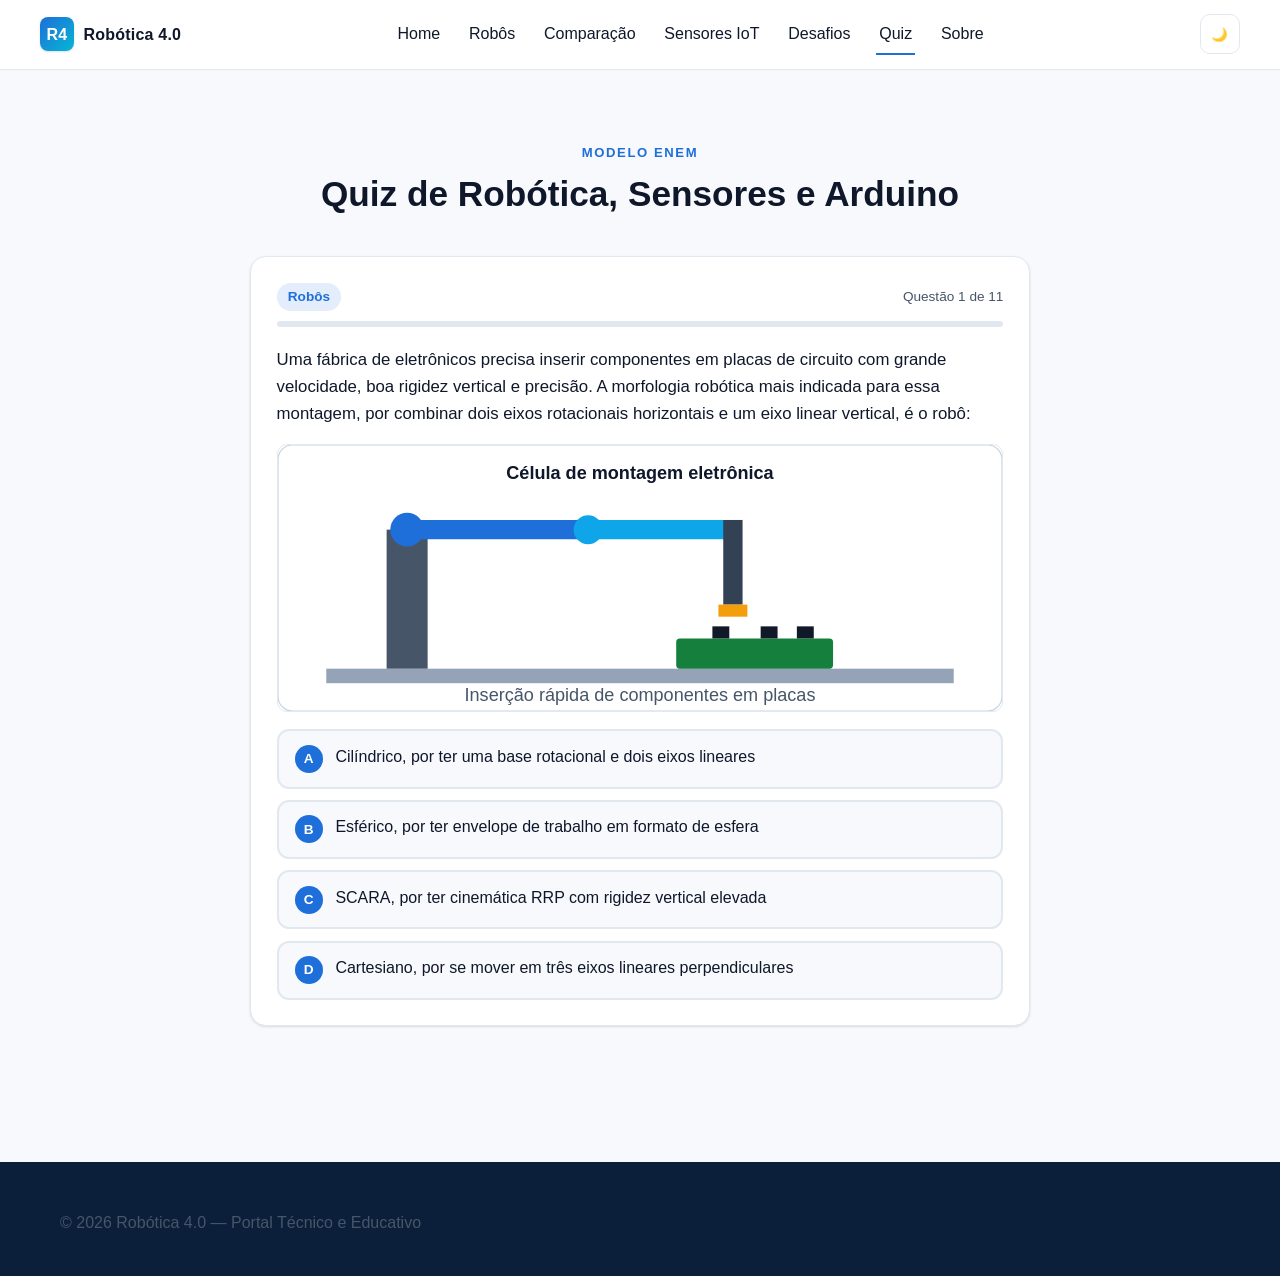
<file: quiz.html>
<!DOCTYPE html>
<html lang="pt-BR">
<head>
<meta charset="UTF-8"/>
<meta name="viewport" content="width=device-width, initial-scale=1"/>
<title>Quiz — Robótica 4.0</title>
<link rel="stylesheet" href="css/style.css"/>
<link rel="stylesheet" href="css/animations.css"/>
<link rel="stylesheet" href="css/responsive.css"/>
<link rel="stylesheet" href="css/quiz.css"/>
</head>
<body>
<header class="site-header">
  <div class="container nav">
    <a href="index.html" class="logo"><span class="logo-mark">R4</span> Robótica 4.0</a>
    <nav>
      <ul class="nav-menu">
        <li><a href="index.html">Home</a></li>
        <li><a href="index.html#robos">Robôs</a></li>
        <li><a href="compare.html">Comparação</a></li>
        <li><a href="sensores.html">Sensores IoT</a></li>
        <li><a href="desafios.html">Desafios</a></li>
        <li><a href="quiz.html" class="ativo">Quiz</a></li>
        <li><a href="about.html">Sobre</a></li>
      </ul>
    </nav>
    <div style="display:flex;gap:.5rem;align-items:center">
      <button class="icone-btn" id="toggle-tema" title="Alternar tema">🌙</button>
      <button class="icone-btn hamburguer" aria-label="Menu" aria-expanded="false">☰</button>
    </div>
  </div>
</header>
<main>
<section class="secao">
  <div class="container quiz-wrap">
    <div class="secao-titulo"><small>Modelo ENEM</small><h2>Quiz de Robótica, Sensores e Arduino</h2></div>
    <div class="q-card" id="quiz-box">
      <div class="q-top"><span class="q-tag" id="q-cat"></span><span id="q-num"></span></div>
      <div class="q-prog"><div id="q-bar"></div></div>
      <p id="q-txt"></p>
      <img id="q-img" alt="Trecho de código Arduino" hidden/>
      <div class="q-ops" id="q-ops"></div>
    </div>
    <div class="res-card" id="res" hidden>
      <h3>Sua nota</h3>
      <div><span id="res-nota"></span><span class="res-nota-de"> / 10</span></div>
      <p id="res-ac"></p><p id="res-msg"></p>
      <ul id="res-rev"></ul>
      <button class="btn btn-primario" id="refazer">Refazer quiz ↺</button>
    </div>
  </div>
</section>
</main>
<footer class="site-footer"><div class="container"><p>© <span id="ano"></span> Robótica 4.0 — Portal Técnico e Educativo</p></div></footer>
<script>document.getElementById("ano").textContent=new Date().getFullYear();</script>
<script src="js/script.js"></script>
<script src="js/menu.js"></script>
<script src="js/quiz.js"></script>
</body>
</html>
</file>
<file: css/style.css>
/* =========================================================
   ROBÓTICA INDUSTRIAL — Estilo Principal
   Design inspirado em Indústria 4.0 (azul / cinza / branco)
   ========================================================= */

/* Variáveis globais de tema */
:root {
  --azul-900: #0b1f3a;
  --azul-700: #123c6e;
  --azul-500: #1e6fd9;
  --azul-300: #64a6ff;
  --ciano:    #06b6d4;
  --cinza-900:#0f172a;
  --cinza-700:#334155;
  --cinza-500:#64748b;
  --cinza-300:#cbd5e1;
  --cinza-100:#f1f5f9;
  --branco:   #ffffff;

  --bg:        #f7f9fc;
  --superficie:#ffffff;
  --texto:     #0f172a;
  --texto-suave:#475569;
  --borda:     #e2e8f0;

  --primaria:  var(--azul-500);
  --primaria-hover: var(--azul-700);
  --acento:    var(--ciano);

  --sombra-sm: 0 1px 2px rgba(15,23,42,.06), 0 1px 3px rgba(15,23,42,.08);
  --sombra-md: 0 6px 20px rgba(15,23,42,.08);
  --sombra-lg: 0 20px 40px rgba(15,23,42,.12);

  --raio-sm: 6px;
  --raio:    12px;
  --raio-lg: 20px;

  --largura-max: 1200px;

  --transicao: 250ms cubic-bezier(.2,.7,.2,1);
}

/* Tema escuro */
html[data-tema="escuro"] {
  --bg:        #0b1220;
  --superficie:#111a2e;
  --texto:     #e2e8f0;
  --texto-suave:#94a3b8;
  --borda:     #1e293b;
  --primaria:  var(--azul-300);
  --primaria-hover: var(--azul-500);
}

/* Reset básico */
*, *::before, *::after { box-sizing: border-box; }
html { scroll-behavior: smooth; }
body {
  margin: 0;
  font-family: 'Segoe UI', Roboto, 'Helvetica Neue', Arial, sans-serif;
  background: var(--bg);
  color: var(--texto);
  line-height: 1.6;
  -webkit-font-smoothing: antialiased;
}
img { max-width: 100%; display: block; }
a { color: var(--primaria); text-decoration: none; transition: color var(--transicao); }
a:hover { color: var(--primaria-hover); }
h1,h2,h3,h4 { color: var(--texto); line-height: 1.25; margin: 0 0 .6em; }
h1 { font-size: clamp(1.9rem, 3vw + 1rem, 3.2rem); }
h2 { font-size: clamp(1.5rem, 1.5vw + 1rem, 2.2rem); }
h3 { font-size: 1.25rem; }
p  { color: var(--texto-suave); margin: 0 0 1em; }

.container {
  max-width: var(--largura-max);
  margin: 0 auto;
  padding: 0 1.25rem;
}

/* ---------------- Header / Menu ---------------- */
.site-header {
  position: sticky; top: 0; z-index: 100;
  background: color-mix(in srgb, var(--superficie) 92%, transparent);
  backdrop-filter: saturate(160%) blur(12px);
  border-bottom: 1px solid var(--borda);
}
.nav {
  display: flex; align-items: center; justify-content: space-between;
  padding: .9rem 0;
}
.logo {
  display: flex; align-items: center; gap: .6rem;
  font-weight: 800; letter-spacing: .2px; color: var(--texto);
}
.logo-mark {
  width: 34px; height: 34px; border-radius: 8px;
  background: linear-gradient(135deg, var(--azul-500), var(--ciano));
  display: grid; place-items: center; color: #fff; font-weight: 900;
  box-shadow: var(--sombra-sm);
}
.nav-menu {
  display: flex; gap: 1.4rem; align-items: center; list-style: none; margin: 0; padding: 0;
}
.nav-menu a {
  color: var(--texto); font-weight: 500; padding: .4rem .2rem; position: relative;
}
.nav-menu a::after {
  content: ""; position: absolute; left: 0; bottom: -6px; height: 2px; width: 0;
  background: var(--primaria); transition: width var(--transicao);
}
.nav-menu a:hover::after, .nav-menu a.ativo::after { width: 100%; }

.icone-btn {
  background: transparent; border: 1px solid var(--borda); color: var(--texto);
  width: 40px; height: 40px; border-radius: 10px; cursor: pointer;
  display: grid; place-items: center; transition: all var(--transicao);
}
.icone-btn:hover { background: var(--cinza-100); }
html[data-tema="escuro"] .icone-btn:hover { background: #1e293b; }

.hamburguer { display: none; }

/* ---------------- Hero ---------------- */
.hero {
  position: relative; overflow: hidden;
  background:
    radial-gradient(1000px 500px at 80% -10%, rgba(30,111,217,.25), transparent 60%),
    radial-gradient(700px 400px at -10% 20%, rgba(6,182,212,.20), transparent 60%),
    linear-gradient(180deg, var(--azul-900), #071427);
  color: #fff;
  padding: 5rem 0 6rem;
}
.hero .container {
  display: grid; grid-template-columns: 1.1fr .9fr; gap: 3rem; align-items: center;
}
.hero h1 { color: #fff; }
.hero p { color: #cbd5e1; font-size: 1.1rem; max-width: 60ch; }
.hero .badge {
  display: inline-flex; align-items: center; gap: .5rem;
  background: rgba(255,255,255,.08); border: 1px solid rgba(255,255,255,.15);
  padding: .35rem .75rem; border-radius: 999px; font-size: .85rem; color: #cbd5e1;
  margin-bottom: 1rem;
}
.hero-acoes { display: flex; gap: .8rem; margin-top: 1.5rem; flex-wrap: wrap; }

.btn {
  display: inline-flex; align-items: center; gap: .5rem;
  padding: .8rem 1.2rem; border-radius: 10px; border: 1px solid transparent;
  font-weight: 600; cursor: pointer; transition: all var(--transicao);
  text-decoration: none;
}
.btn-primario { background: var(--primaria); color: #fff; }
.btn-primario:hover { background: var(--primaria-hover); color: #fff; transform: translateY(-1px); box-shadow: var(--sombra-md); }
.btn-secundario { background: transparent; color: #fff; border-color: rgba(255,255,255,.3); }
.btn-secundario:hover { background: rgba(255,255,255,.08); color: #fff; }
.btn-outline { background: transparent; color: var(--primaria); border-color: var(--primaria); }
.btn-outline:hover { background: var(--primaria); color: #fff; }

.hero-visual {
  position: relative; aspect-ratio: 4/3; border-radius: var(--raio-lg);
  background: linear-gradient(135deg, rgba(255,255,255,.05), rgba(255,255,255,.02));
  border: 1px solid rgba(255,255,255,.12);
  overflow: hidden; box-shadow: var(--sombra-lg);
}
.hero-visual img { width: 100%; height: 100%; object-fit: cover; opacity: .9; }

/* ---------------- Seções ---------------- */
.secao { padding: 4.5rem 0; }
.secao-titulo {
  text-align: center; margin-bottom: 2.5rem;
}
.secao-titulo small {
  display: block; color: var(--primaria); font-weight: 700; letter-spacing: .12em;
  text-transform: uppercase; font-size: .82rem; margin-bottom: .6rem;
}
.secao-titulo h2 { margin: 0; }
.secao-alt { background: var(--superficie); border-top: 1px solid var(--borda); border-bottom: 1px solid var(--borda); }

.conceitos { display: grid; grid-template-columns: repeat(auto-fit, minmax(260px, 1fr)); gap: 1.25rem; }
.conceito-card {
  background: var(--superficie); border: 1px solid var(--borda);
  border-radius: var(--raio); padding: 1.5rem; box-shadow: var(--sombra-sm);
  transition: all var(--transicao);
}
.conceito-card:hover { transform: translateY(-4px); box-shadow: var(--sombra-md); border-color: var(--azul-300); }
.conceito-icon {
  width: 48px; height: 48px; border-radius: 12px;
  background: linear-gradient(135deg, var(--azul-500), var(--ciano));
  color: #fff; display: grid; place-items: center; font-size: 1.4rem; font-weight: 800; margin-bottom: 1rem;
}

/* ---------------- Ferramentas (busca e filtros) ---------------- */
.ferramentas {
  display: flex; flex-wrap: wrap; gap: 1rem; align-items: center; justify-content: space-between;
  margin-bottom: 1.5rem;
}
.busca {
  flex: 1 1 300px; position: relative;
}
.busca input {
  width: 100%; padding: .85rem 1rem .85rem 2.6rem;
  border: 1px solid var(--borda); border-radius: 10px;
  background: var(--superficie); color: var(--texto); font-size: 1rem;
  transition: border-color var(--transicao), box-shadow var(--transicao);
}
.busca input:focus { outline: none; border-color: var(--primaria); box-shadow: 0 0 0 3px rgba(30,111,217,.15); }
.busca::before {
  content: "🔍"; position: absolute; left: .9rem; top: 50%; transform: translateY(-50%); opacity: .6;
}

.filtros { display: flex; flex-wrap: wrap; gap: .5rem; }
.chip {
  padding: .5rem .9rem; border-radius: 999px; border: 1px solid var(--borda);
  background: var(--superficie); color: var(--texto-suave); cursor: pointer;
  font-size: .87rem; font-weight: 500; transition: all var(--transicao);
}
.chip:hover { border-color: var(--primaria); color: var(--primaria); }
.chip.ativo { background: var(--primaria); color: #fff; border-color: var(--primaria); }

/* ---------------- Grid de robôs ---------------- */
.grid-robos {
  display: grid; grid-template-columns: repeat(auto-fill, minmax(280px, 1fr)); gap: 1.5rem;
}
.card-robo {
  background: var(--superficie); border: 1px solid var(--borda); border-radius: var(--raio-lg);
  overflow: hidden; display: flex; flex-direction: column; box-shadow: var(--sombra-sm);
  transition: transform var(--transicao), box-shadow var(--transicao), border-color var(--transicao);
  opacity: 0; transform: translateY(20px);
}
.card-robo.visivel { opacity: 1; transform: translateY(0); }
.card-robo:hover { transform: translateY(-6px); box-shadow: var(--sombra-lg); border-color: var(--azul-300); }
.card-robo .miniatura { aspect-ratio: 16/10; overflow: hidden; background: #0e1a2f; }
.card-robo .miniatura img {
  width: 100%; height: 100%; object-fit: cover;
  transition: transform 600ms cubic-bezier(.2,.7,.2,1);
}
.card-robo:hover .miniatura img { transform: scale(1.06); }
.card-robo-conteudo { padding: 1.25rem; display: flex; flex-direction: column; gap: .6rem; flex: 1; }
.card-robo h3 { margin: 0; }
.card-robo p { margin: 0; font-size: .93rem; }
.card-robo-tags { display: flex; flex-wrap: wrap; gap: .35rem; margin-top: .3rem; }
.tag {
  font-size: .72rem; padding: .2rem .55rem; border-radius: 999px;
  background: rgba(30,111,217,.1); color: var(--primaria); font-weight: 600; text-transform: capitalize;
}
.card-robo .btn { align-self: flex-start; margin-top: auto; }

/* ---------------- Página do robô ---------------- */
.robo-header {
  padding: 3rem 0 2rem;
  background:
    radial-gradient(600px 300px at 90% 0%, rgba(30,111,217,.18), transparent 60%),
    linear-gradient(180deg, var(--azul-900), #0a1830);
  color: #fff;
}
.robo-header h1 { color: #fff; }
.robo-header p { color: #cbd5e1; max-width: 70ch; }
.breadcrumb { color: #94a3b8; font-size: .9rem; margin-bottom: .8rem; }
.breadcrumb a { color: #cbd5e1; }
.robo-hero-grid { display: grid; grid-template-columns: 1.2fr .8fr; gap: 2rem; align-items: center; }
.robo-hero-grid img {
  width: 100%; aspect-ratio: 4/3; object-fit: cover; border-radius: var(--raio-lg);
  border: 1px solid rgba(255,255,255,.15); box-shadow: var(--sombra-lg); cursor: zoom-in;
}

.robo-secoes { display: grid; grid-template-columns: repeat(auto-fit, minmax(280px, 1fr)); gap: 1.25rem; }
.painel {
  background: var(--superficie); border: 1px solid var(--borda); border-radius: var(--raio);
  padding: 1.5rem; box-shadow: var(--sombra-sm);
}
.painel h3 {
  display: flex; align-items: center; gap: .5rem; margin-top: 0;
  color: var(--azul-700);
}
html[data-tema="escuro"] .painel h3 { color: var(--azul-300); }
.painel ul { padding-left: 1.15rem; margin: 0; }
.painel li { margin: .3rem 0; color: var(--texto-suave); }

/* Tabela */
.tabela-wrap { overflow-x: auto; border-radius: var(--raio); border: 1px solid var(--borda); }
table {
  width: 100%; border-collapse: collapse; background: var(--superficie);
}
th, td { padding: .9rem 1rem; text-align: left; border-bottom: 1px solid var(--borda); font-size: .93rem; }
th { background: var(--cinza-100); color: var(--texto); font-weight: 700; }
html[data-tema="escuro"] th { background: #182238; }
tbody tr:hover { background: rgba(30,111,217,.05); }

/* Fabricantes */
.grid-fabricantes { display: grid; grid-template-columns: repeat(auto-fit, minmax(240px, 1fr)); gap: 1rem; }
.fab-card {
  background: var(--superficie); border: 1px solid var(--borda); border-radius: var(--raio);
  padding: 1.25rem; text-align: center; transition: all var(--transicao);
}
.fab-card:hover { transform: translateY(-3px); box-shadow: var(--sombra-md); border-color: var(--azul-300); }
.fab-card img { height: 40px; object-fit: contain; margin: .5rem auto 1rem; }
.fab-card h4 { margin: 0 0 .3rem; color: var(--texto); }
.fab-card .modelo { font-weight: 600; color: var(--primaria); margin-bottom: .5rem; }
.fab-card p { font-size: .88rem; margin: 0; }

/* ---------------- Comparação ---------------- */
.compare-nota { text-align: center; color: var(--texto-suave); margin-bottom: 1.5rem; }

/* ---------------- Formulário ---------------- */
.form-contato {
  background: var(--superficie); border: 1px solid var(--borda); border-radius: var(--raio-lg);
  padding: 2rem; max-width: 720px; margin: 0 auto; box-shadow: var(--sombra-sm);
}
.form-grupo { margin-bottom: 1.1rem; }
.form-grupo label { display: block; font-weight: 600; margin-bottom: .4rem; color: var(--texto); }
.form-grupo input, .form-grupo textarea {
  width: 100%; padding: .75rem .9rem; border: 1px solid var(--borda);
  border-radius: 10px; background: var(--bg); color: var(--texto); font-size: 1rem; font-family: inherit;
  transition: border-color var(--transicao), box-shadow var(--transicao);
}
.form-grupo input:focus, .form-grupo textarea:focus {
  outline: none; border-color: var(--primaria); box-shadow: 0 0 0 3px rgba(30,111,217,.15);
}
.form-grupo .erro { color: #dc2626; font-size: .85rem; margin-top: .3rem; display: none; }
.form-grupo.invalido input, .form-grupo.invalido textarea { border-color: #dc2626; }
.form-grupo.invalido .erro { display: block; }
.mensagem-sucesso {
  margin-top: 1rem; padding: 1rem; border-radius: 10px;
  background: rgba(6, 182, 212, .12); color: #0e7490; border: 1px solid rgba(6,182,212,.3);
  display: none;
}
.mensagem-sucesso.ativa { display: block; }

/* ---------------- Accordion ---------------- */
.accordion { border-top: 1px solid var(--borda); }
.accordion-item { border-bottom: 1px solid var(--borda); }
.accordion-header {
  width: 100%; text-align: left; padding: 1.1rem 0; background: transparent;
  border: none; font-size: 1.05rem; font-weight: 600; cursor: pointer;
  color: var(--texto); display: flex; justify-content: space-between; align-items: center;
}
.accordion-header::after {
  content: "+"; font-size: 1.4rem; color: var(--primaria); transition: transform var(--transicao);
}
.accordion-item.aberto .accordion-header::after { content: "−"; }
.accordion-body {
  max-height: 0; overflow: hidden; transition: max-height 400ms ease;
  color: var(--texto-suave);
}
.accordion-item.aberto .accordion-body { max-height: 500px; padding-bottom: 1rem; }

/* ---------------- Footer ---------------- */
.site-footer {
  background: var(--azul-900); color: #cbd5e1; padding: 3rem 0 1.5rem; margin-top: 4rem;
}
.footer-grid { display: grid; grid-template-columns: repeat(auto-fit, minmax(220px, 1fr)); gap: 2rem; }
.site-footer h4 { color: #fff; }
.site-footer a { color: #cbd5e1; }
.site-footer a:hover { color: #fff; }
.footer-bottom {
  border-top: 1px solid rgba(255,255,255,.1); margin-top: 2rem; padding-top: 1rem;
  text-align: center; font-size: .88rem; color: #94a3b8;
}

/* ---------------- Voltar ao topo ---------------- */
.voltar-topo {
  position: fixed; bottom: 1.5rem; right: 1.5rem; z-index: 90;
  width: 46px; height: 46px; border-radius: 50%; border: none;
  background: var(--primaria); color: #fff; cursor: pointer;
  box-shadow: var(--sombra-lg); font-size: 1.2rem;
  opacity: 0; visibility: hidden; transform: translateY(20px);
  transition: all var(--transicao);
}
.voltar-topo.visivel { opacity: 1; visibility: visible; transform: translateY(0); }
.voltar-topo:hover { background: var(--primaria-hover); }

/* ---------------- Modal ---------------- */
.modal {
  position: fixed; inset: 0; background: rgba(3, 10, 20, .85);
  display: none; align-items: center; justify-content: center; z-index: 200;
  padding: 1rem;
}
.modal.aberto { display: flex; }
.modal img { max-width: 95vw; max-height: 90vh; border-radius: var(--raio); box-shadow: var(--sombra-lg); }
.modal-fechar {
  position: absolute; top: 1rem; right: 1rem; background: rgba(255,255,255,.15); color: #fff;
  border: none; width: 44px; height: 44px; border-radius: 50%; font-size: 1.3rem; cursor: pointer;
}

/* Highlight de busca */
.destacado {
  outline: 3px solid var(--acento);
  outline-offset: 4px;
  animation: pulseHighlight 1.5s ease;
}
@keyframes pulseHighlight {
  0%   { box-shadow: 0 0 0 0 rgba(6,182,212,.6); }
  100% { box-shadow: 0 0 0 20px rgba(6,182,212,0); }
}
</file>
<file: css/animations.css>
/* =========================================================
   Animações reutilizáveis
   ========================================================= */

@keyframes fadeInUp {
  from { opacity: 0; transform: translateY(24px); }
  to   { opacity: 1; transform: translateY(0); }
}
@keyframes fadeIn {
  from { opacity: 0; } to { opacity: 1; }
}
@keyframes float {
  0%,100% { transform: translateY(0); }
  50%     { transform: translateY(-6px); }
}

.anim-fade-up { animation: fadeInUp 700ms ease both; }
.anim-fade-in { animation: fadeIn 700ms ease both; }

/* Aparece ao rolar (JS aplica .visivel) */
.reveal {
  opacity: 0; transform: translateY(28px);
  transition: opacity 700ms ease, transform 700ms cubic-bezier(.2,.7,.2,1);
}
.reveal.visivel { opacity: 1; transform: translateY(0); }

.hero-visual { animation: float 6s ease-in-out infinite; }
</file>
<file: css/responsive.css>
/* =========================================================
   Responsividade — Mobile, Tablet, Notebook, Desktop
   ========================================================= */

/* Tablet e menor */
@media (max-width: 960px) {
  .hero .container { grid-template-columns: 1fr; }
  .robo-hero-grid { grid-template-columns: 1fr; }
  .hero { padding: 3.5rem 0 4rem; }
}

/* Celular */
@media (max-width: 720px) {
  .hamburguer { display: grid; }

  .nav-menu {
    position: fixed; inset: 64px 0 auto 0;
    background: var(--superficie);
    flex-direction: column; align-items: flex-start;
    padding: 1rem 1.25rem; border-bottom: 1px solid var(--borda);
    gap: .4rem;
    transform: translateY(-120%); transition: transform 300ms ease;
    box-shadow: var(--sombra-md);
  }
  .nav-menu.aberto { transform: translateY(0); }
  .nav-menu li { width: 100%; }
  .nav-menu a { display: block; padding: .8rem 0; width: 100%; }

  .secao { padding: 3rem 0; }
  .form-contato { padding: 1.25rem; }
  .footer-grid { text-align: center; }
}

/* Pequenos */
@media (max-width: 420px) {
  .hero-acoes .btn { width: 100%; justify-content: center; }
  .ferramentas { flex-direction: column; align-items: stretch; }
  .voltar-topo { bottom: 1rem; right: 1rem; }
}
</file>
<file: css/desafios.css>
/* =========================================================
   desafios.css — Estilos da página "Desafios Arduino"
   (Iluminação Inteligente, Estacionamento Inteligente,
   Ambiente Inteligente). Reutiliza as variáveis globais de
   css/style.css para manter a identidade visual do portal.
   ========================================================= */

/* ---------------- Hero da página ---------------- */
.desafios-header { padding: 3.5rem 0 3rem; }
.desafios-header .badge { margin-bottom: 1rem; }

/* ---------------- Índice / navegação rápida ---------------- */
.desafios-indice {
  display: grid; grid-template-columns: repeat(auto-fit, minmax(240px, 1fr));
  gap: 1rem; margin-top: 2rem;
}
.indice-card {
  background: var(--superficie); border: 1px solid var(--borda);
  border-radius: var(--raio-lg); padding: 1.2rem 1.3rem;
  box-shadow: var(--sombra-sm); text-decoration: none; color: var(--texto);
  display: block; transition: transform var(--transicao), box-shadow var(--transicao);
}
.indice-card:hover { transform: translateY(-4px); box-shadow: var(--sombra-md); }
.indice-card .indice-num {
  display: inline-flex; align-items: center; justify-content: center;
  width: 30px; height: 30px; border-radius: 50%;
  background: var(--primaria); color: #fff; font-weight: 800; font-size: .9rem;
  margin-bottom: .6rem;
}
.indice-card h3 { margin: 0 0 .3rem; font-size: 1.05rem; }
.indice-card p { margin: 0; font-size: .85rem; color: var(--texto-suave); }

/* ---------------- Cartão de desafio ---------------- */
.desafio-card {
  background: var(--superficie); border: 1px solid var(--borda);
  border-radius: var(--raio-lg); box-shadow: var(--sombra-sm);
  padding: 1.8rem; margin-bottom: 2.5rem;
}
.desafio-cabecalho {
  display: flex; align-items: center; gap: 1rem; flex-wrap: wrap;
  border-bottom: 1px solid var(--borda); padding-bottom: 1.1rem; margin-bottom: 1.4rem;
}
.desafio-icone {
  width: 54px; height: 54px; flex: 0 0 54px; border-radius: var(--raio);
  display: flex; align-items: center; justify-content: center; font-size: 1.7rem;
  background: rgba(30,111,217,.10);
}
.desafio-cabecalho h2 { margin: 0; font-size: 1.4rem; }
.desafio-cabecalho p { margin: .2rem 0 0; font-size: .88rem; color: var(--texto-suave); }

/* Blocos internos */
.bloco { margin-bottom: 1.7rem; }
.bloco > h3 {
  font-size: 1.02rem; margin: 0 0 .8rem; display: flex; align-items: center; gap: .5rem;
}
.bloco > h3::after {
  content: ""; flex: 1; height: 1px; background: var(--borda);
}

/* Componentes obrigatórios */
.componentes-lista { display: flex; flex-wrap: wrap; gap: .5rem; }
.componente-pill {
  font-size: .8rem; padding: .35rem .8rem; border-radius: 999px;
  background: rgba(6,182,212,.12); color: var(--texto);
  border: 1px solid rgba(6,182,212,.3);
}

/* Regras de funcionamento */
.regras-grid { display: grid; grid-template-columns: repeat(auto-fit, minmax(230px, 1fr)); gap: .9rem; }
.regra-item {
  background: var(--bg); border: 1px solid var(--borda); border-left: 4px solid var(--primaria);
  border-radius: var(--raio-sm); padding: .85rem 1rem; font-size: .87rem;
}
.regra-item strong { display: block; margin-bottom: .2rem; color: var(--texto); }
.regra-item span { color: var(--texto-suave); }
.regra-item.led-on   { border-left-color: #22c55e; }
.regra-item.led-off  { border-left-color: #94a3b8; }
.regra-item.led-blink{ border-left-color: #f59e0b; }
.regra-item.led-red  { border-left-color: #ef4444; }

/* Circuito Tinkercad */
.circuito-wrap {
  background: var(--superficie); border: 1px solid var(--borda);
  border-radius: var(--raio); padding: 1rem; box-shadow: var(--sombra-sm);
  overflow-x: auto;
}
.circuito-wrap svg { display: block; width: 100%; height: auto; min-width: 520px; }
.circuito-legenda {
  display: grid; grid-template-columns: repeat(auto-fit, minmax(200px, 1fr));
  gap: .6rem; margin-top: 1rem;
}
.legenda-item {
  font-size: .82rem; color: var(--texto-suave);
  background: var(--bg); border: 1px solid var(--borda);
  border-radius: var(--raio-sm); padding: .5rem .7rem;
}
.legenda-item b { color: var(--texto); }

.tinkercad-link {
  display: inline-flex; align-items: center; gap: .45rem; margin-top: 1rem;
  font-size: .87rem; font-weight: 600;
}

/* Bloco de código */
.codigo-caixa { position: relative; }
.codigo-caixa pre {
  background: #0b1220; color: #e2e8f0; border-radius: var(--raio);
  padding: 1.2rem 1.1rem; overflow-x: auto; font-size: .82rem; line-height: 1.55;
  margin: 0; border: 1px solid #1e293b;
  font-family: 'Consolas', 'SF Mono', Menlo, monospace;
}
.btn-copiar-cod {
  position: absolute; top: .6rem; right: .6rem;
  background: var(--primaria); color: #fff; border: none; cursor: pointer;
  border-radius: var(--raio-sm); padding: .35rem .75rem; font-size: .76rem; font-weight: 600;
  transition: background var(--transicao);
}
.btn-copiar-cod:hover { background: var(--primaria-hover); }

/* Vídeos */
.videos-grid { display: grid; grid-template-columns: repeat(auto-fit, minmax(260px, 360px)); gap: 1.1rem; }
.video-item {
  background: var(--bg); border: 1px solid var(--borda);
  border-radius: var(--raio); overflow: hidden;
}
.video-frame {
  aspect-ratio: 16/9; background: #0b1220; display: flex; align-items: center;
  justify-content: center; color: #64748b; font-size: .84rem; text-align: center; padding: 1rem;
}
.video-frame iframe, .video-frame video { width: 100%; height: 100%; border: 0; display: block; }
.video-item .video-info { padding: .8rem .9rem 1rem; }
.video-item .video-info h4 { margin: 0 0 .25rem; font-size: .93rem; }
.video-item .video-info p { margin: 0; font-size: .82rem; color: var(--texto-suave); }

/* Quadro de testes */
.tabela-testes-wrap { overflow-x: auto; border: 1px solid var(--borda); border-radius: var(--raio); }
table.tabela-testes { width: 100%; border-collapse: collapse; font-size: .85rem; min-width: 640px; }
table.tabela-testes th {
  background: var(--azul-900); color: #fff; text-align: left; padding: .7rem .85rem;
  font-size: .8rem; text-transform: uppercase; letter-spacing: .04em;
}
table.tabela-testes td { padding: .65rem .85rem; border-top: 1px solid var(--borda); color: var(--texto-suave); }
table.tabela-testes tbody tr:nth-child(even) { background: var(--bg); }
table.tabela-testes td:first-child { color: var(--texto); font-weight: 600; }

.status-ok  { color: #16a34a; font-weight: 700; }
.status-nok { color: #ef4444; font-weight: 700; }

/* Simulador interativo */
.simulador {
  background: var(--bg); border: 1px solid var(--borda);
  border-radius: var(--raio); padding: 1.2rem;
}
.sim-controles { display: grid; grid-template-columns: repeat(auto-fit, minmax(220px, 1fr)); gap: 1.1rem; }
.sim-controle label { display: block; font-size: .82rem; font-weight: 600; margin-bottom: .4rem; }
.sim-controle label span { color: var(--primaria); font-weight: 800; }
.sim-controle input[type="range"] { width: 100%; accent-color: var(--primaria); }
.sim-controle select {
  width: 100%; padding: .45rem .6rem; border-radius: var(--raio-sm);
  border: 1px solid var(--borda); background: var(--superficie); color: var(--texto);
  font-size: .85rem;
}
.sim-saida {
  display: flex; align-items: center; gap: 1.2rem; flex-wrap: wrap;
  margin-top: 1.3rem; padding-top: 1.1rem; border-top: 1px solid var(--borda);
}
.led {
  width: 32px; height: 32px; border-radius: 50%; background: #334155;
  border: 2px solid #1e293b; transition: box-shadow .2s ease, background .2s ease;
  flex: 0 0 32px;
}
.led-grupo { display: flex; align-items: center; gap: .55rem; font-size: .84rem; }
.led.on-verde    { background: #22c55e; box-shadow: 0 0 16px 4px rgba(34,197,94,.6); }
.led.on-vermelho { background: #ef4444; box-shadow: 0 0 16px 4px rgba(239,68,68,.6); }
.led.on-amarelo  { background: #eab308; box-shadow: 0 0 16px 4px rgba(234,179,8,.6); }
.led.on-branco   { background: #fef9c3; box-shadow: 0 0 18px 5px rgba(254,240,138,.7); }
.sim-msg { font-size: .87rem; color: var(--texto-suave); }
.sim-msg strong { color: var(--texto); }

/* Monitor serial simulado */
.serial-monitor {
  background: #0b1220; color: #4ade80; border: 1px solid #1e293b;
  border-radius: var(--raio); padding: .9rem 1rem; font-size: .8rem;
  font-family: 'Consolas', Menlo, monospace; height: 150px; overflow-y: auto;
  margin-top: 1.1rem; line-height: 1.6;
}
.serial-monitor .serial-titulo { color: #64748b; margin-bottom: .3rem; }

/* Responsivo */
@media (max-width: 720px) {
  .desafio-card { padding: 1.2rem; }
  .desafio-cabecalho h2 { font-size: 1.15rem; }
  .sim-saida { gap: .8rem; }
}
</file>
<file: css/quiz.css>
.quiz-wrap{max-width:820px;margin:0 auto}
.q-card,.res-card{background:var(--superficie);border:1px solid var(--borda);border-radius:16px;padding:1.6rem;box-shadow:var(--sombra-sm)}
.q-top{display:flex;justify-content:space-between;align-items:center;font-size:.85rem;color:var(--texto-suave);margin-bottom:.6rem}
.q-tag{background:rgba(30,111,217,.12);color:var(--primaria);padding:.2rem .7rem;border-radius:999px;font-weight:600}
.q-prog{height:6px;background:var(--borda);border-radius:99px;overflow:hidden;margin-bottom:1.3rem}
#q-bar{height:100%;background:var(--primaria);transition:width .4s}
#q-txt{font-size:1.05rem;line-height:1.6;color:var(--texto);margin-bottom:1rem}
#q-img{display:block;max-width:100%;border-radius:10px;margin:0 auto 1.1rem;border:1px solid var(--borda)}
.q-ops{display:grid;gap:.7rem}
.q-op{display:flex;gap:.8rem;align-items:flex-start;text-align:left;width:100%;padding:.85rem 1rem;background:var(--bg);color:var(--texto);border:2px solid var(--borda);border-radius:12px;cursor:pointer;font:inherit;line-height:1.45;transition:border-color .2s,transform .2s}
.q-op:hover{border-color:var(--primaria);transform:translateX(3px)}
.q-op b{flex:none;width:28px;height:28px;border-radius:50%;background:var(--primaria);color:#fff;display:grid;place-items:center;font-size:.85rem}
.q-op.certa{border-color:#16a34a;background:rgba(22,163,74,.14)}
.q-op.errada{border-color:#dc2626;background:rgba(220,38,38,.14)}
.res-card{text-align:center}
#res-nota{font-size:5rem;font-weight:800;color:var(--primaria);line-height:1}
.res-nota-de{font-size:1.2rem;color:var(--texto-suave)}
#res-rev{list-style:none;padding:0;margin:1.5rem 0;text-align:left;display:grid;gap:.6rem}
#res-rev li{padding:.8rem 1rem;border-radius:10px;border-left:4px solid;font-size:.92rem;color:var(--texto-suave)}
#res-rev li.ok{border-color:#16a34a;background:rgba(22,163,74,.08)}
#res-rev li.no{border-color:#dc2626;background:rgba(220,38,38,.08)}
[hidden]{display:none!important}
</file>
